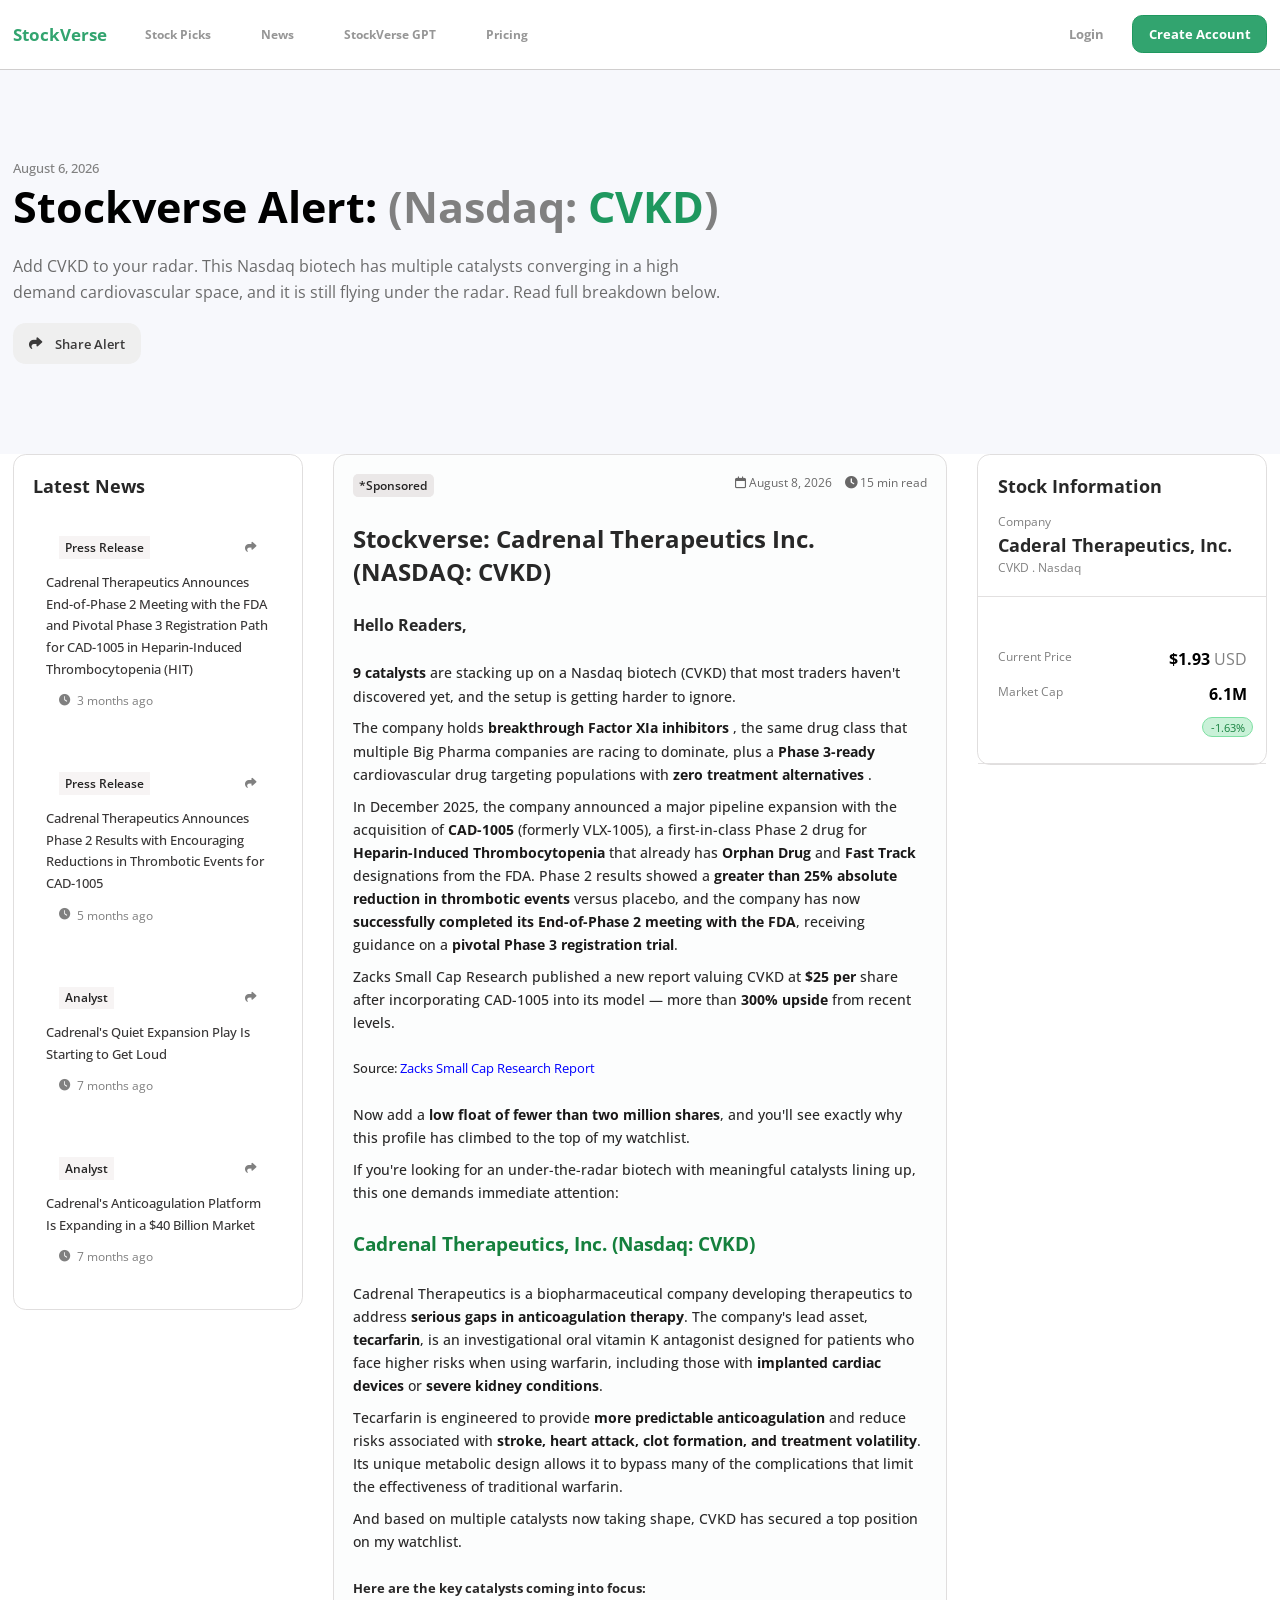
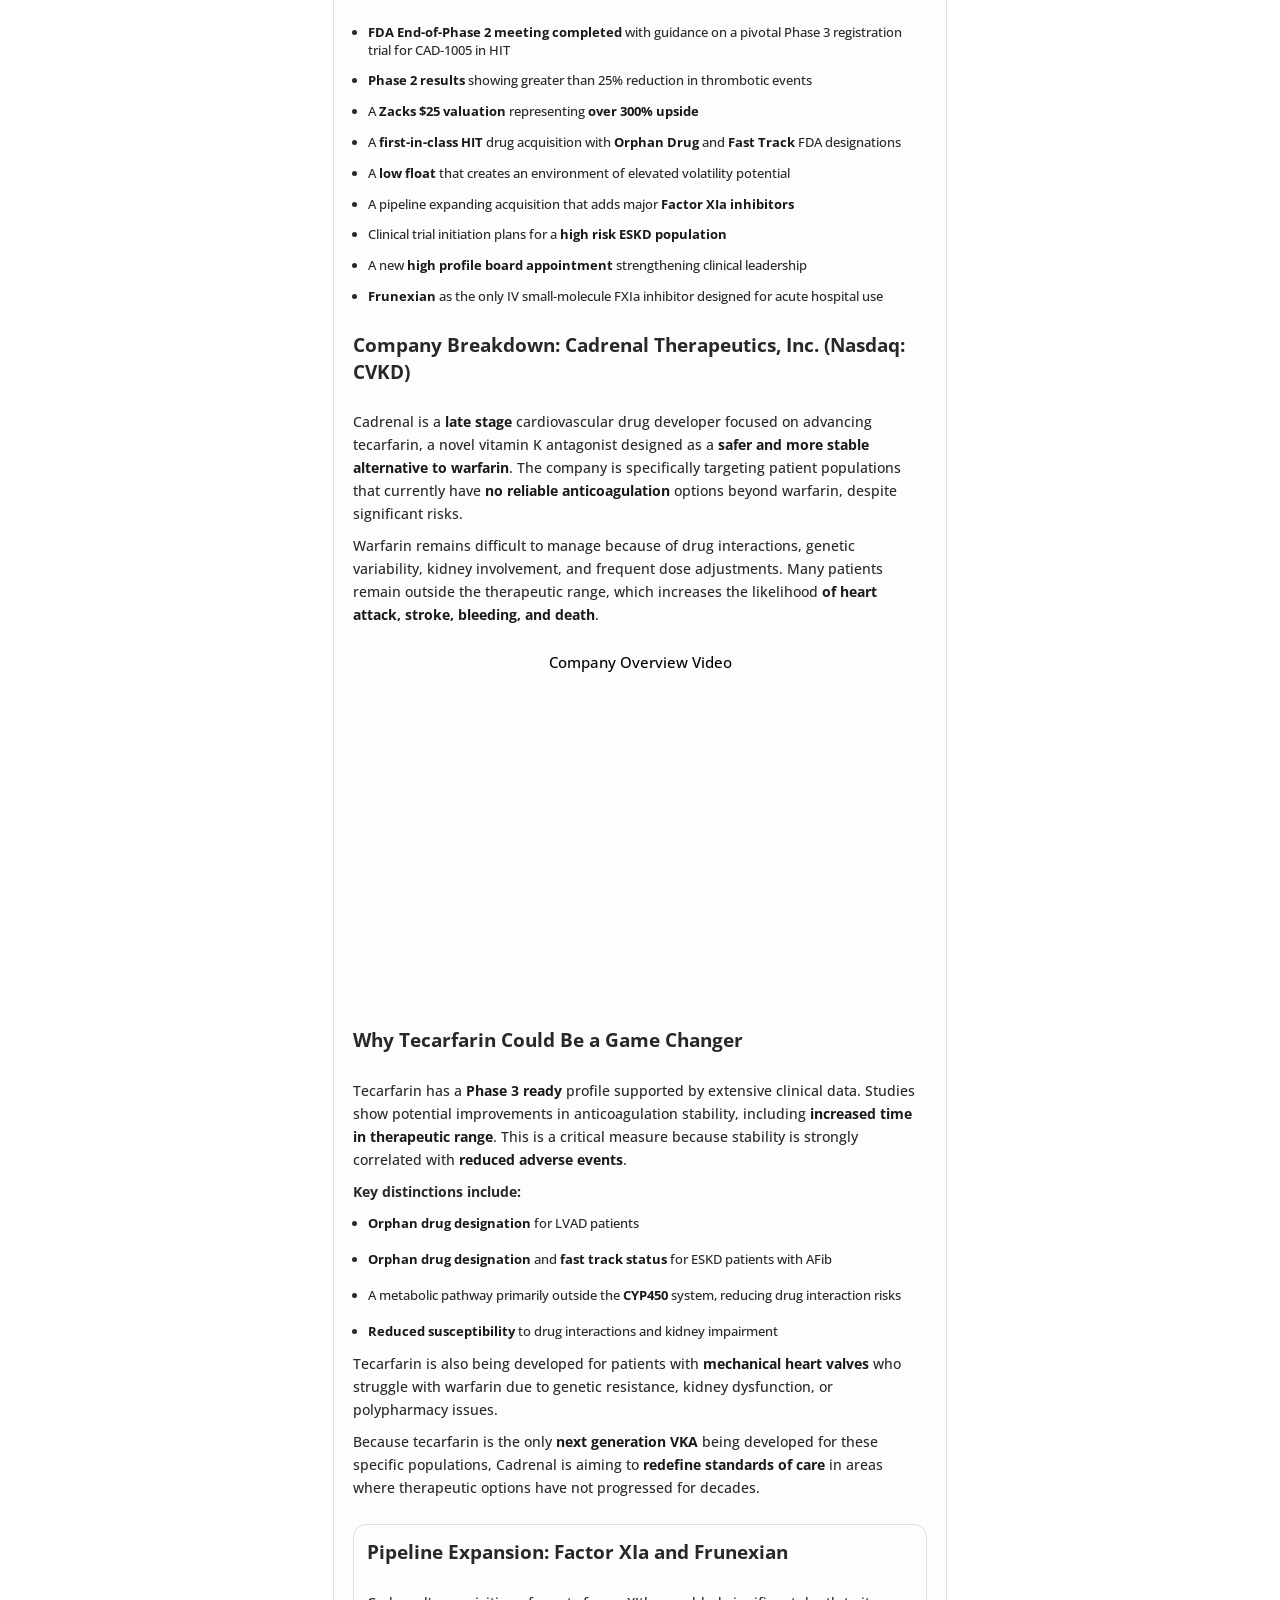
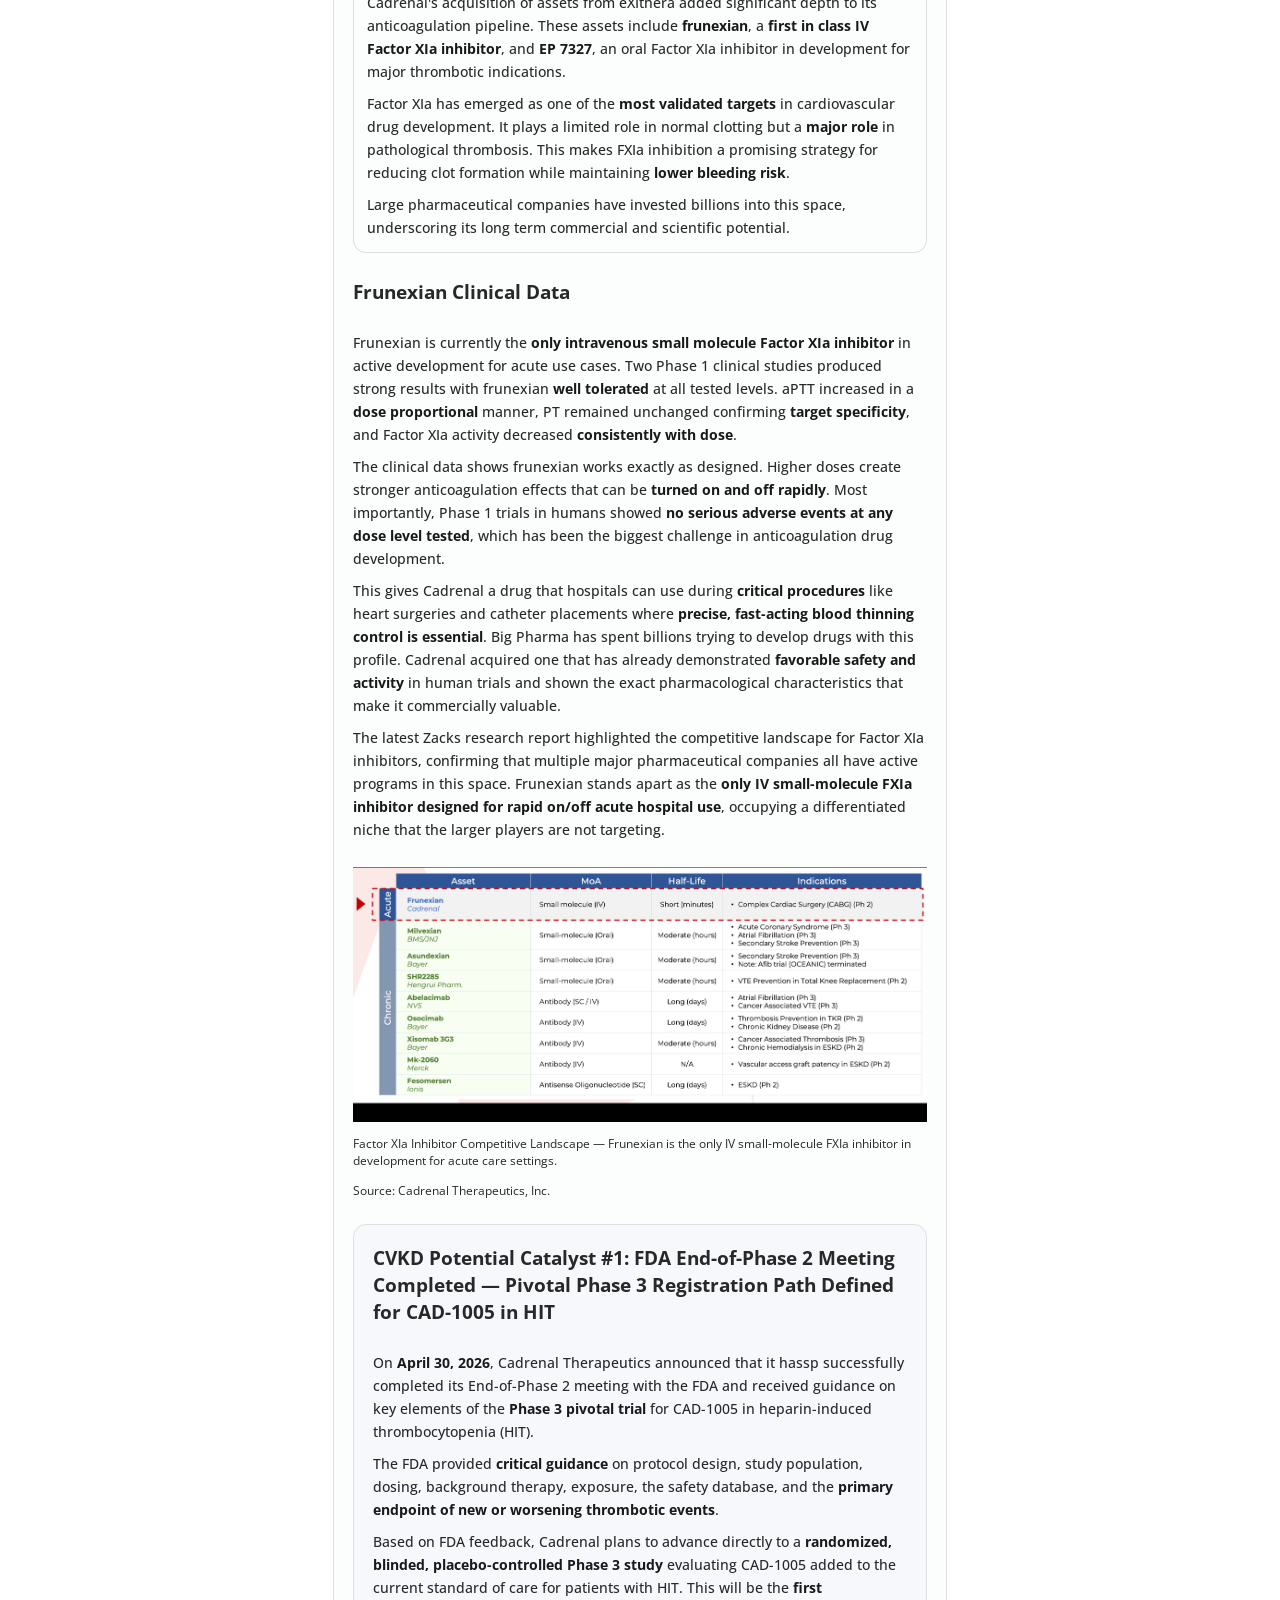
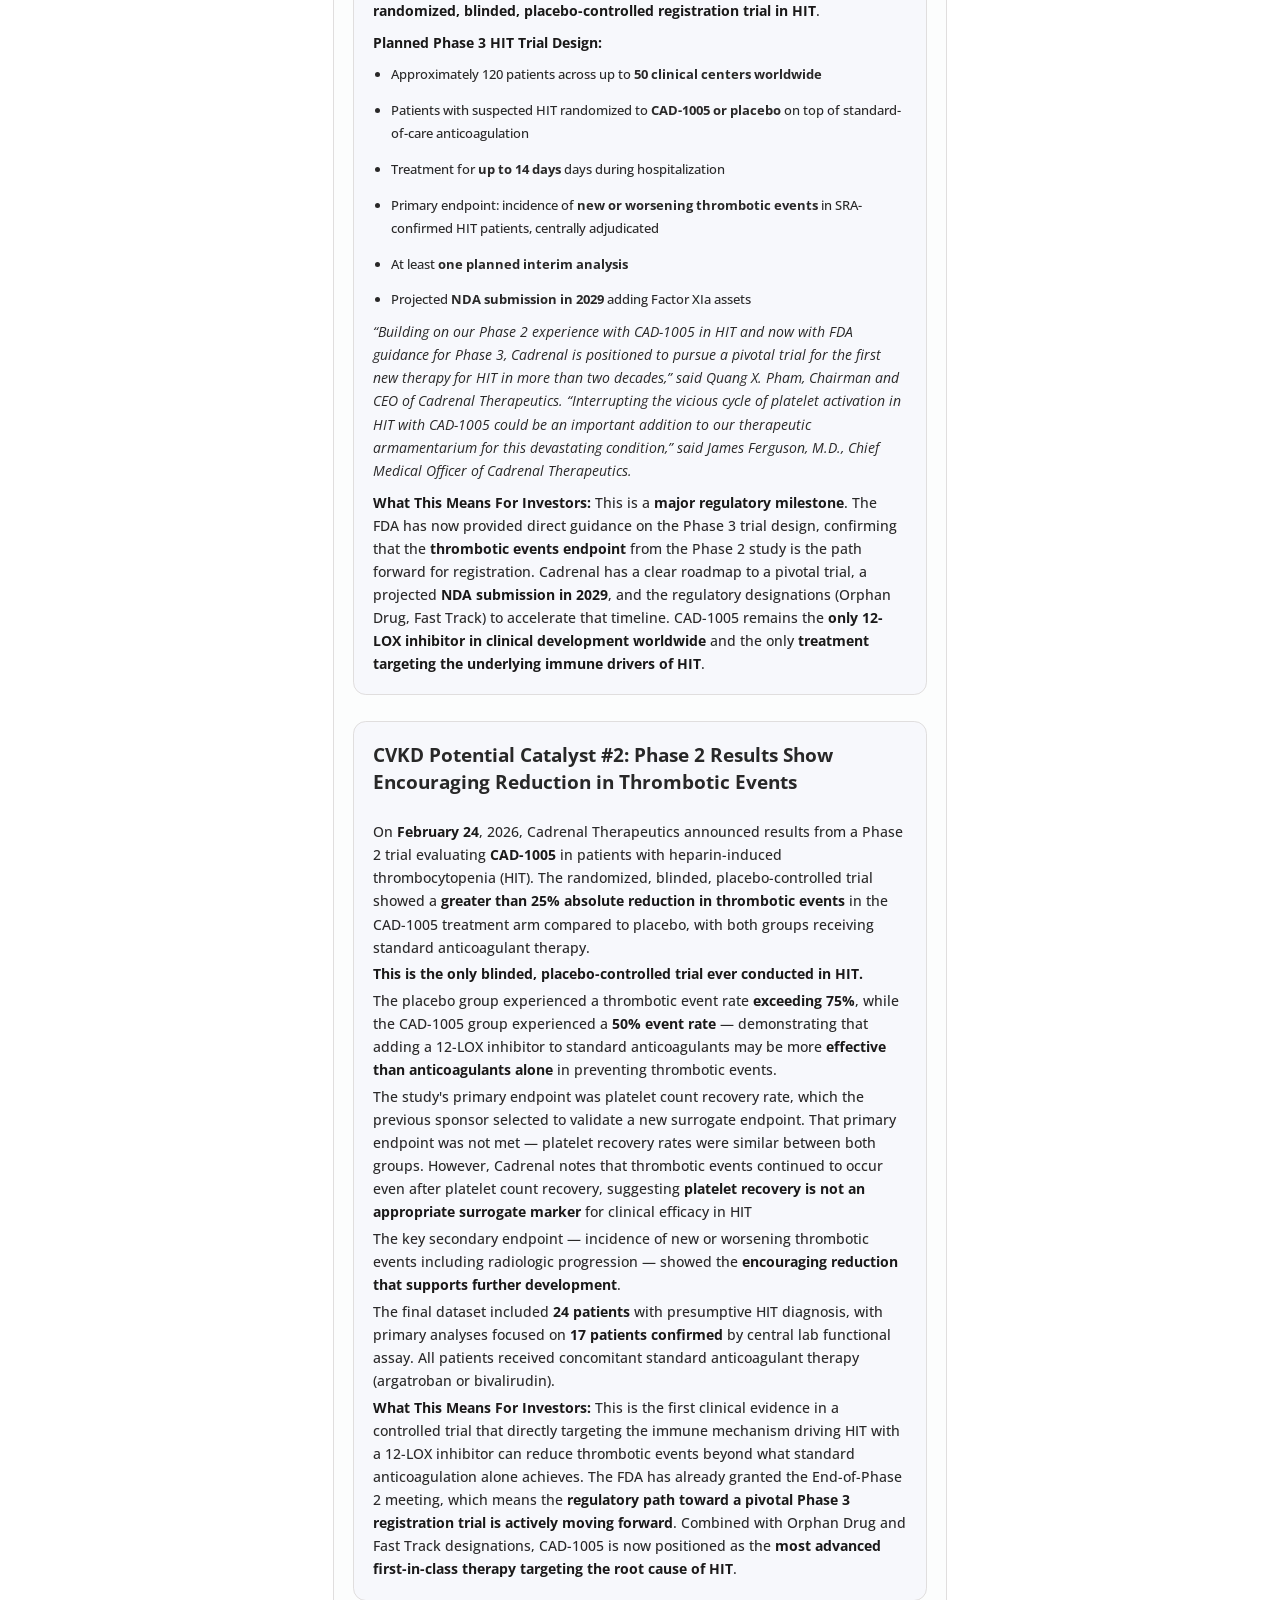
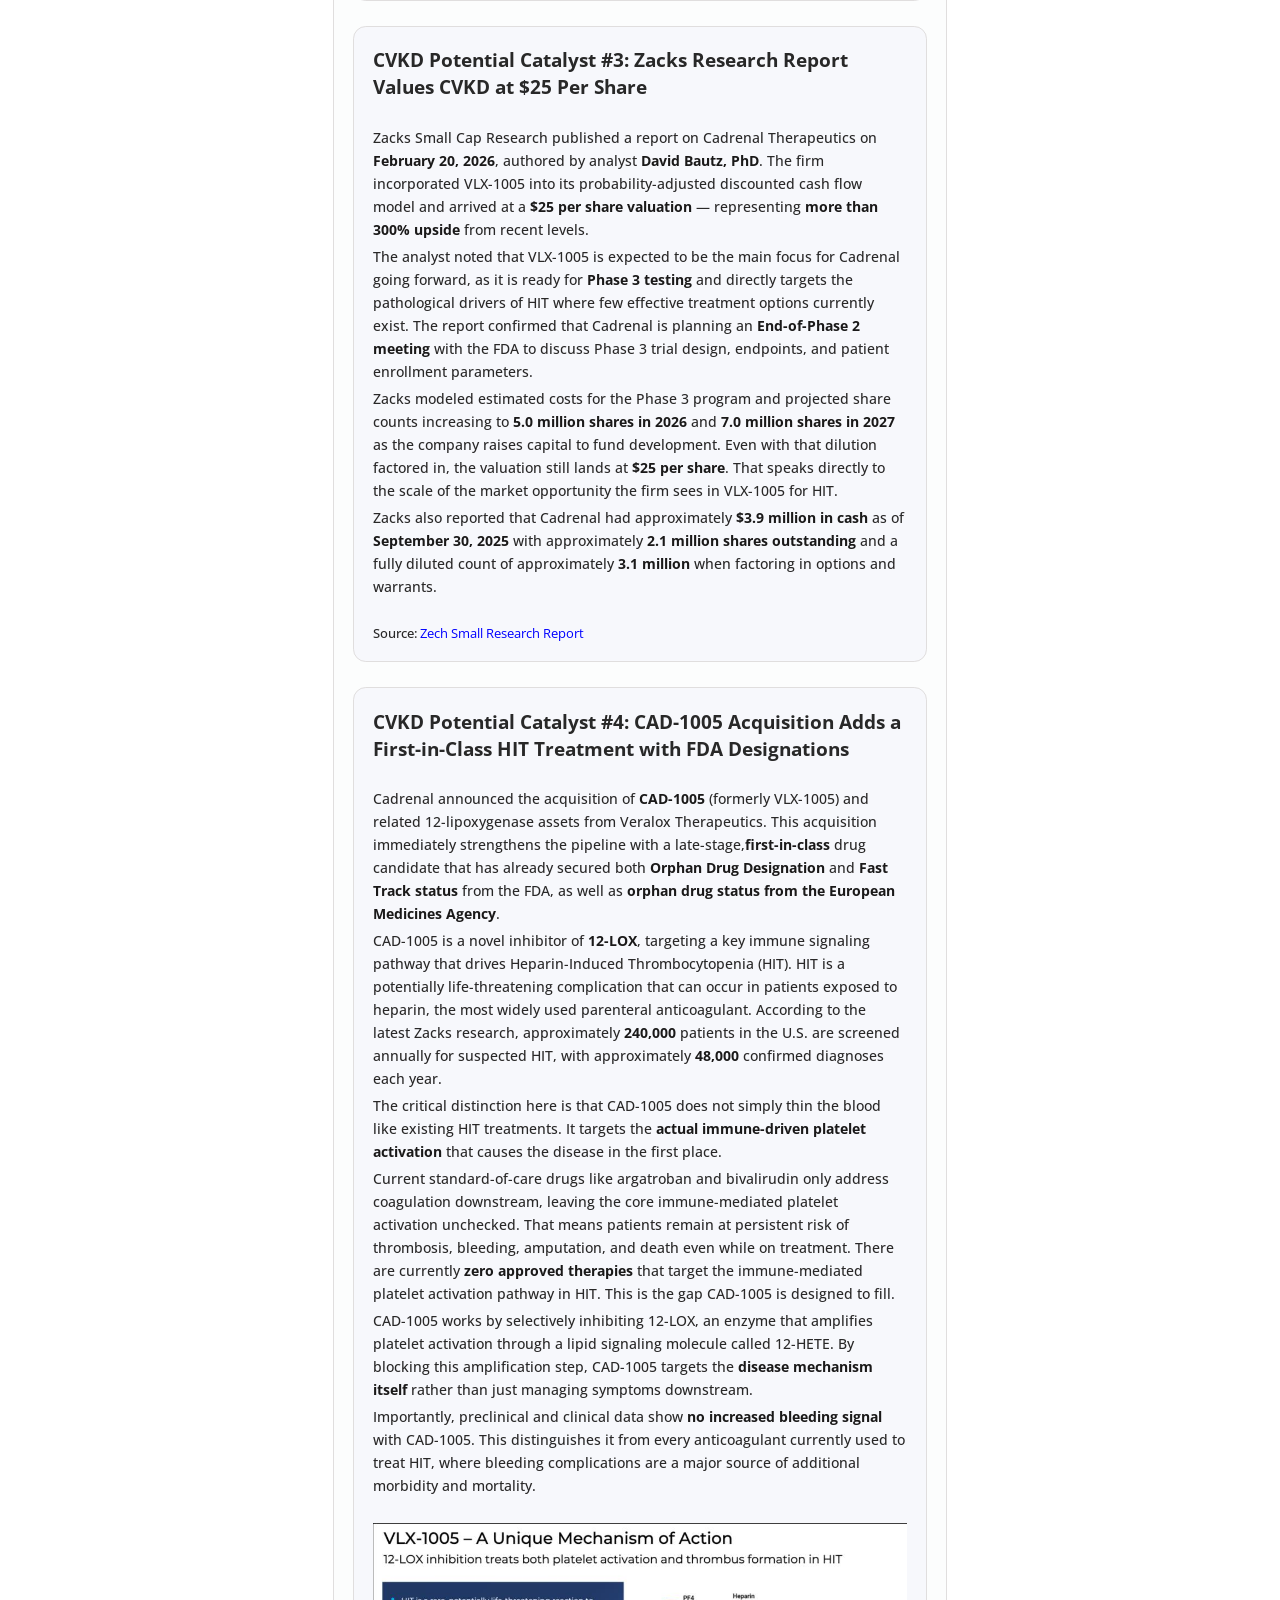
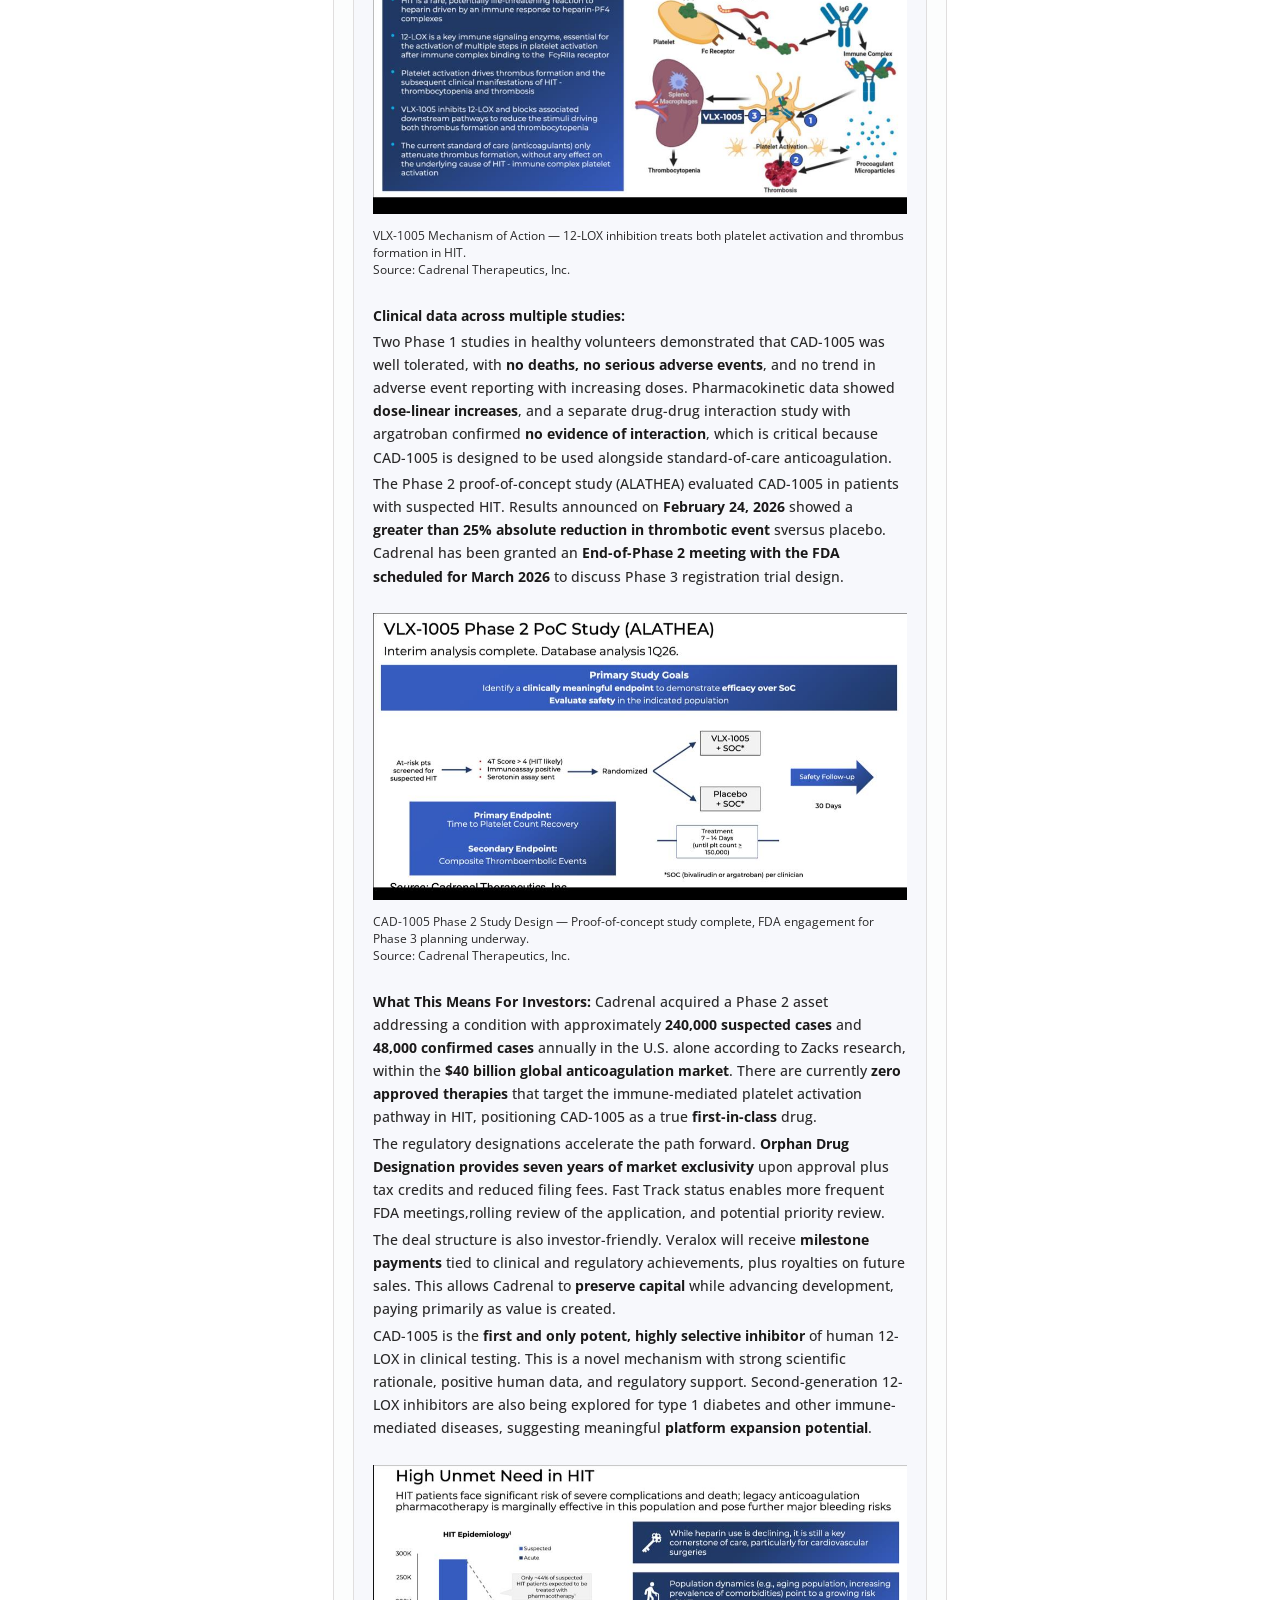
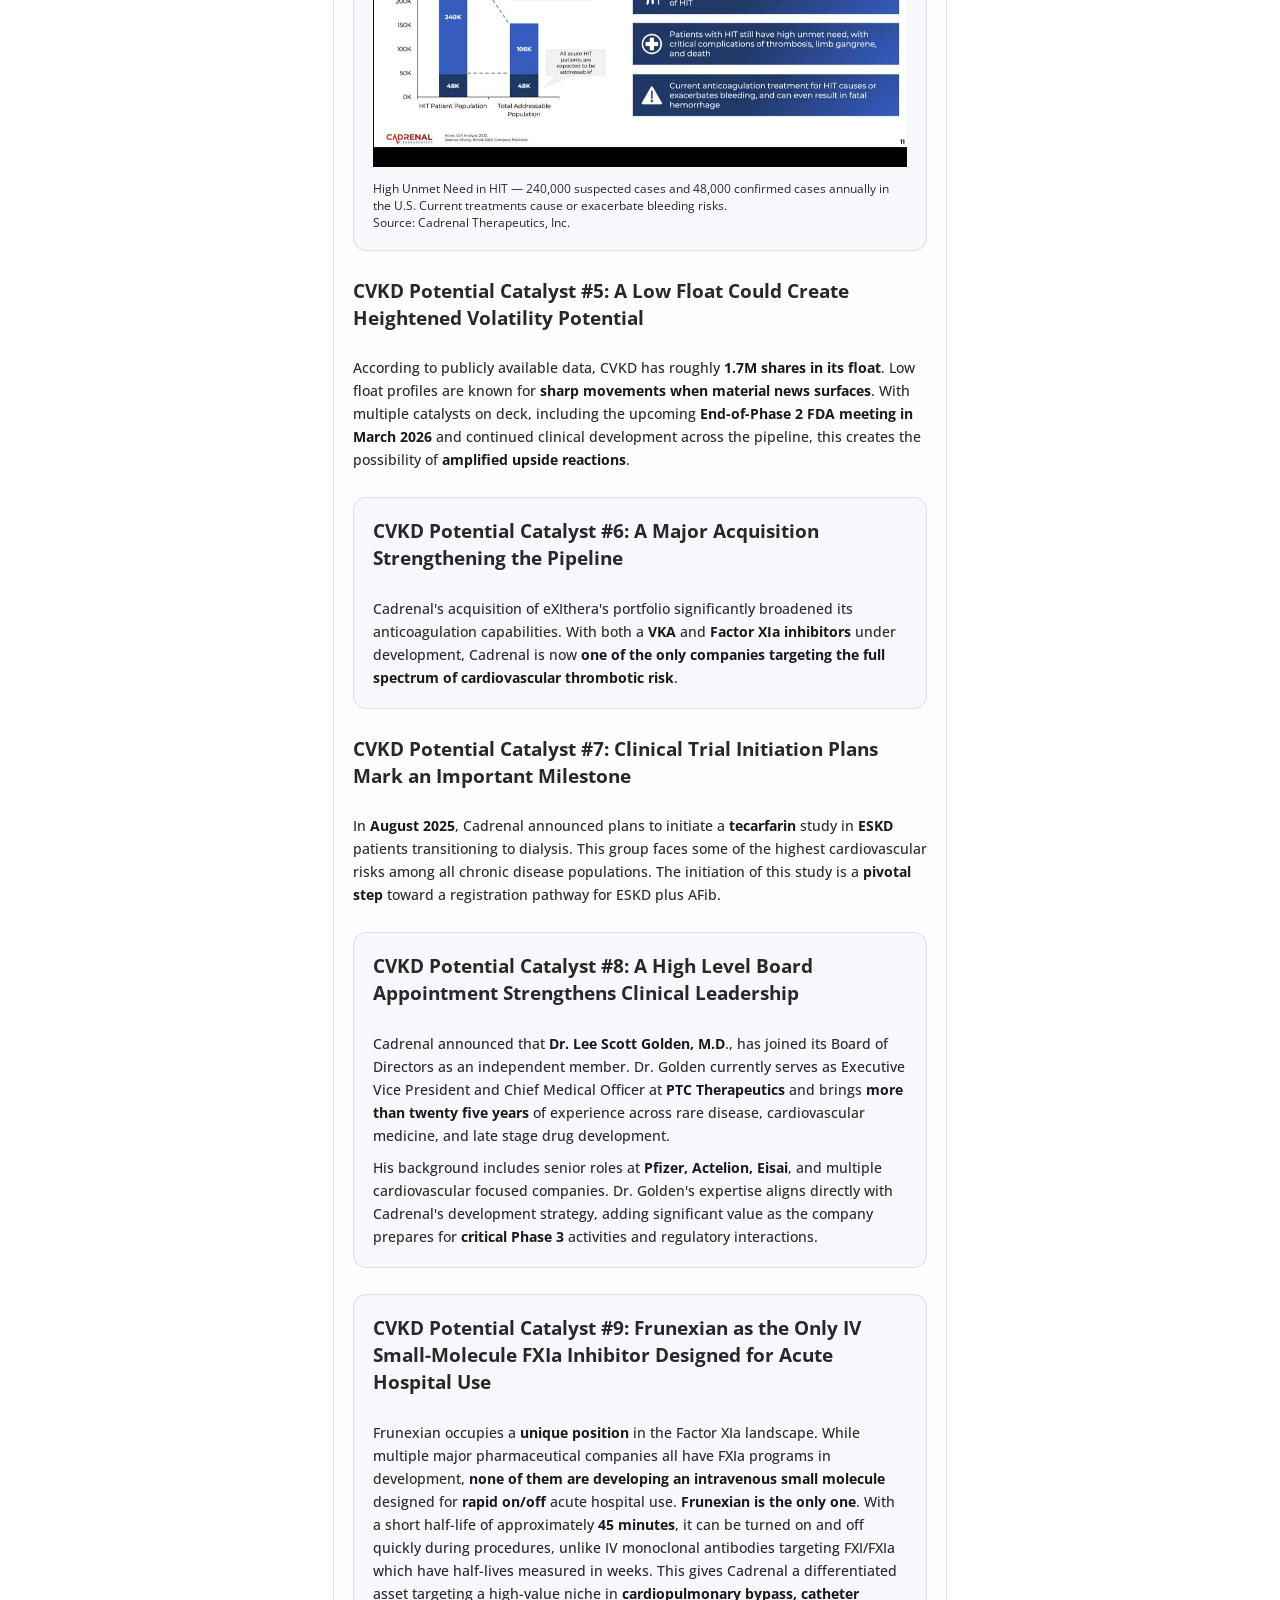
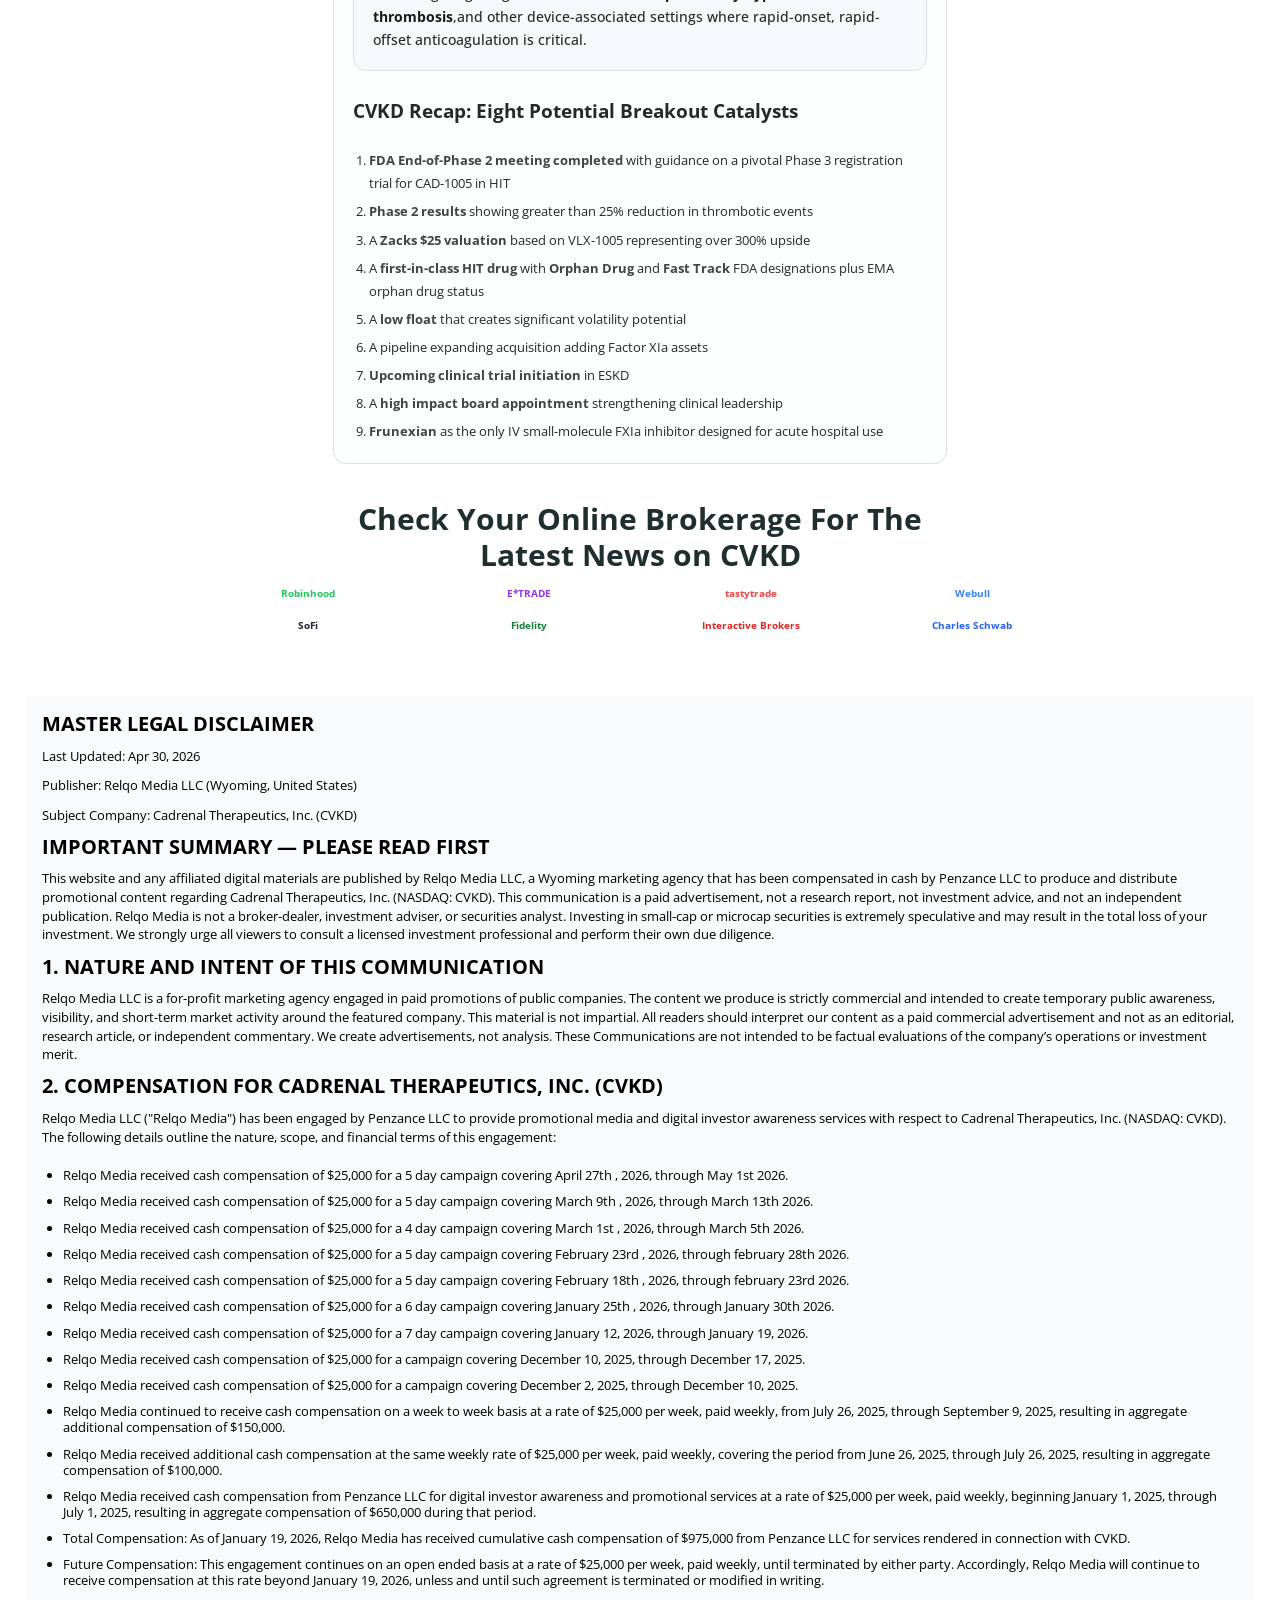
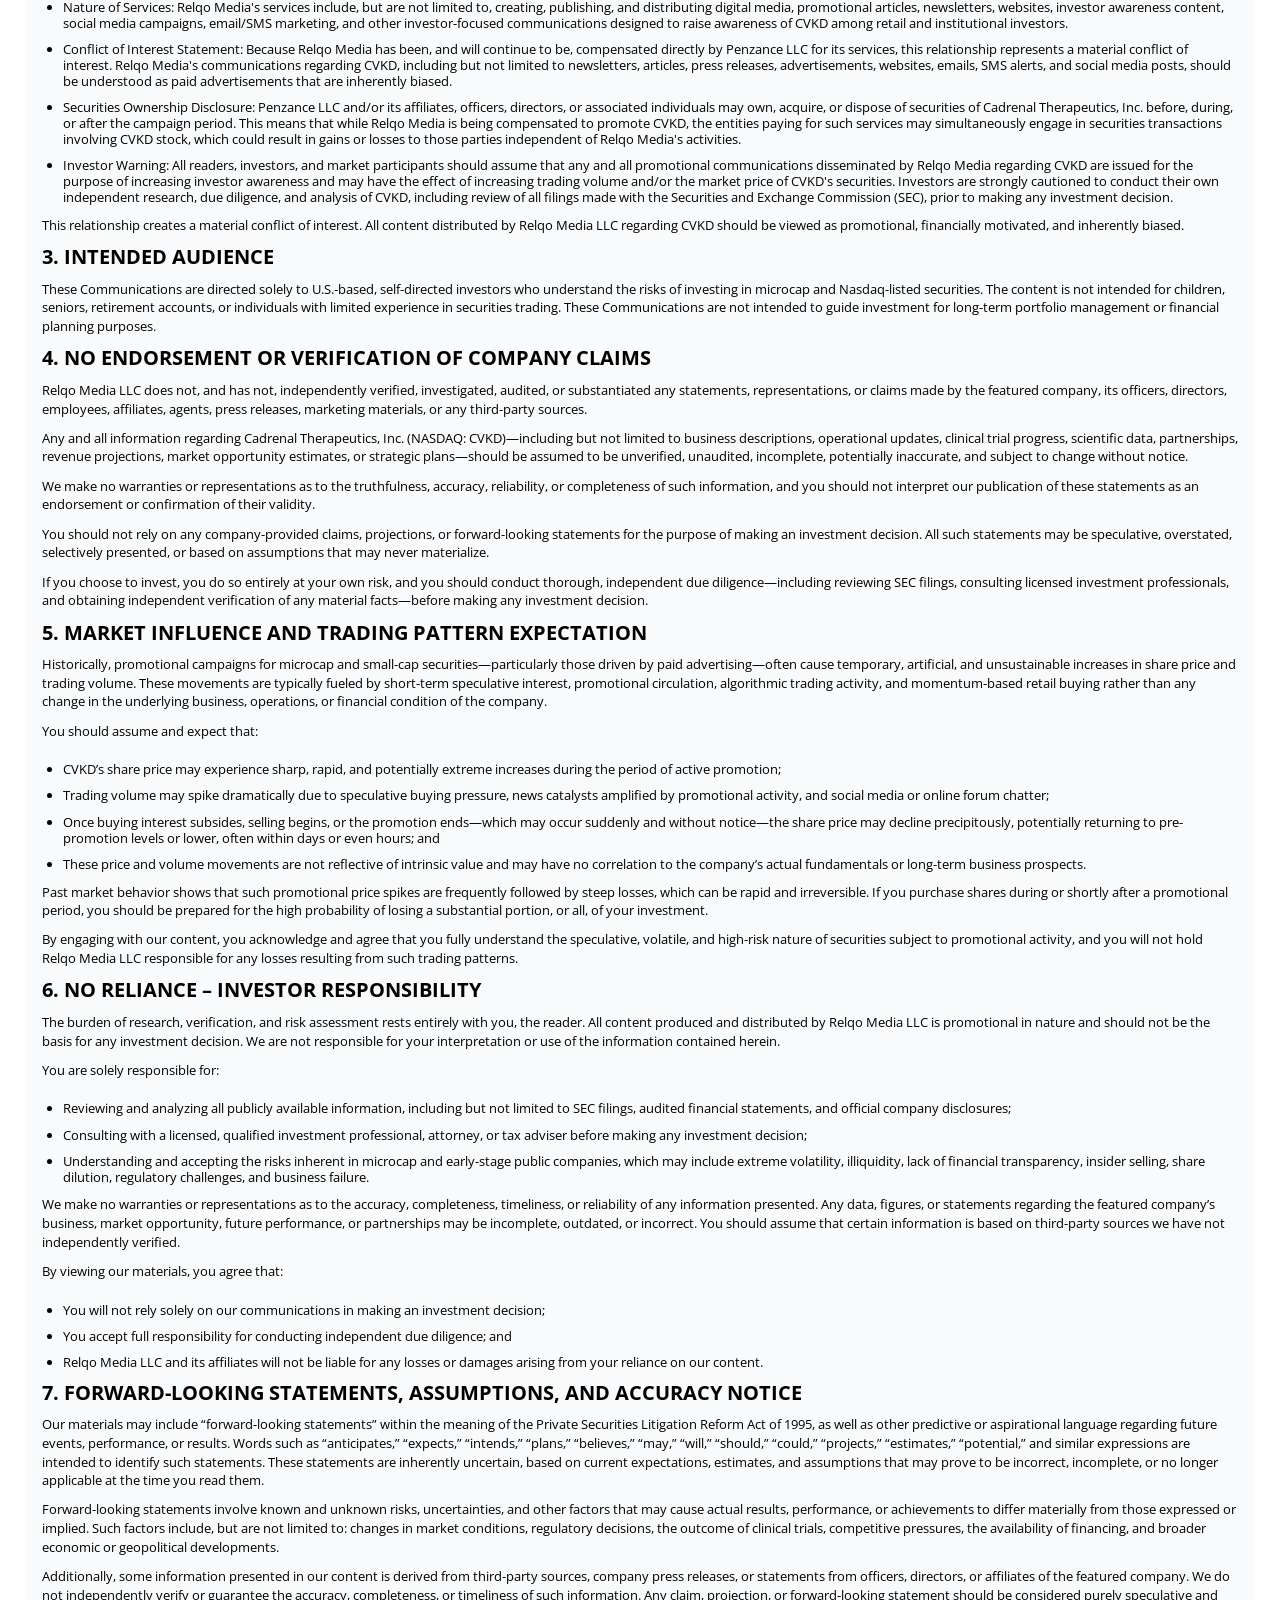
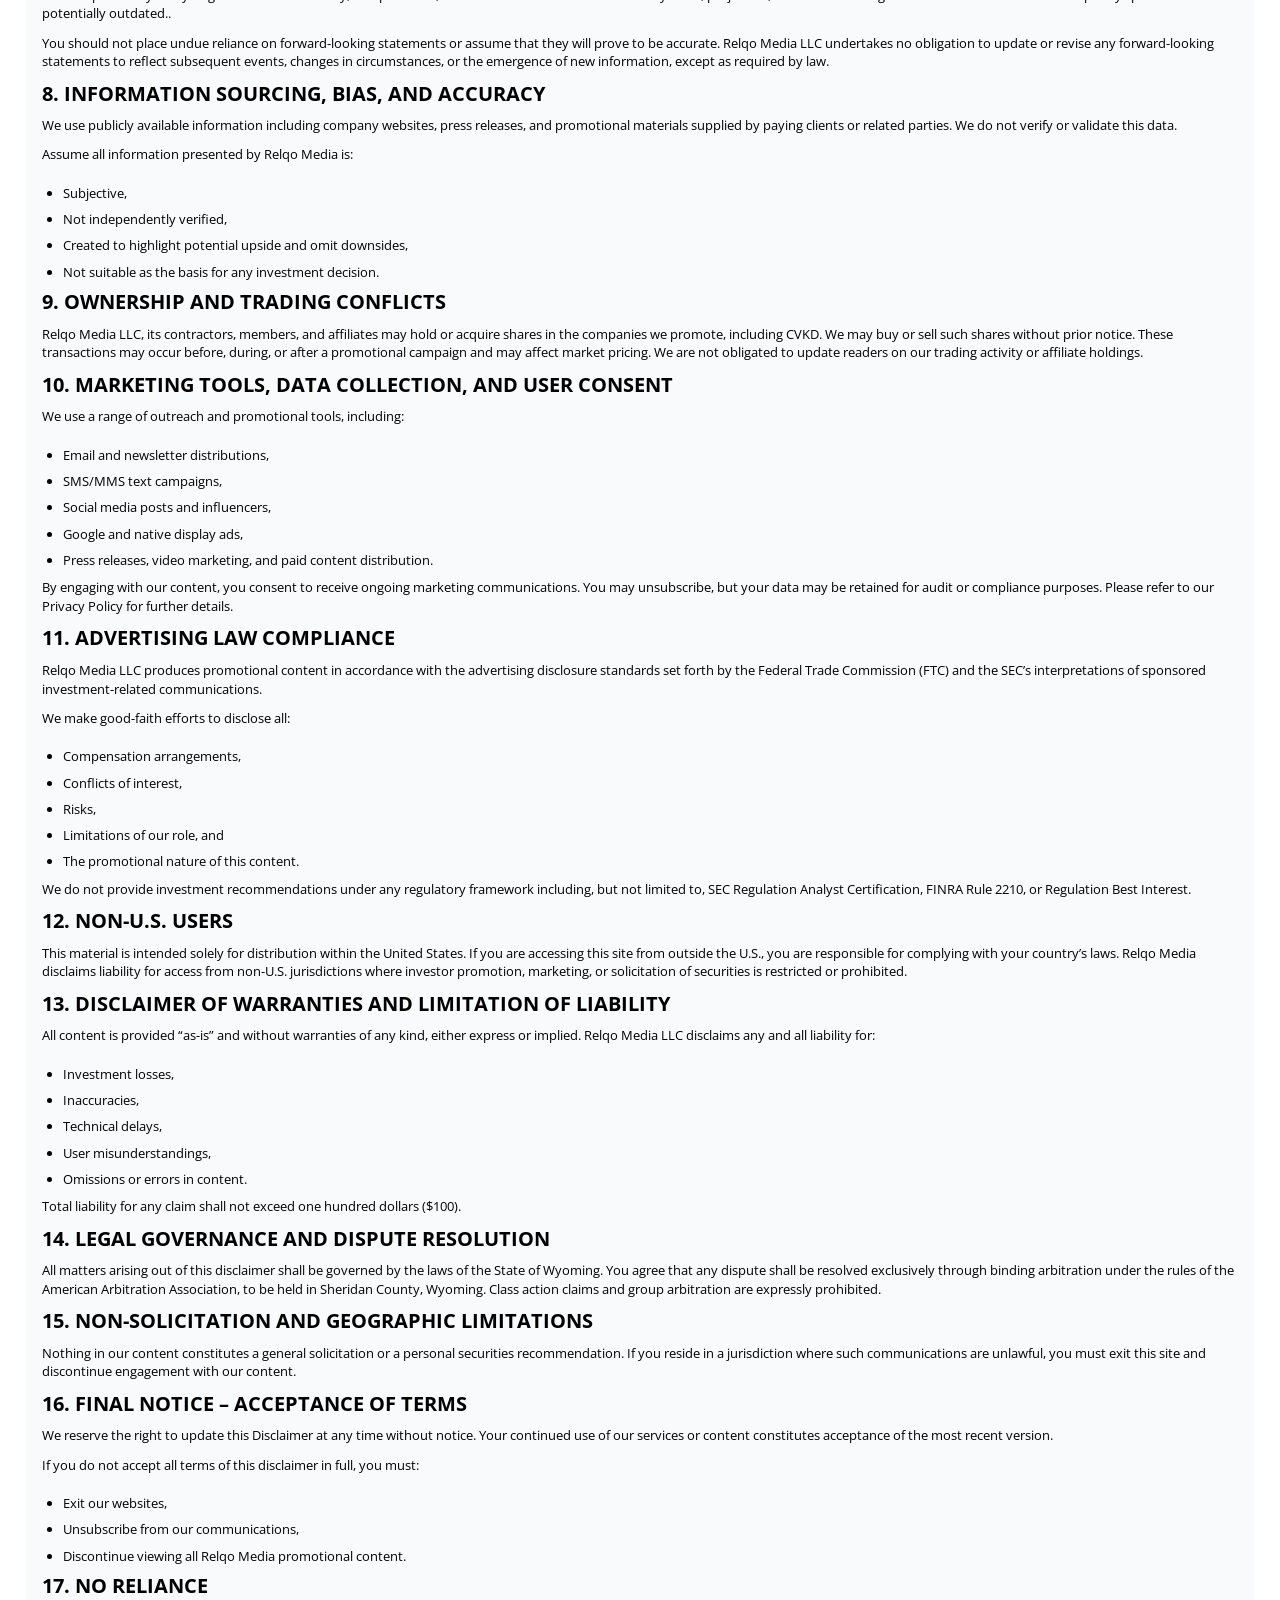
<file: cvkd/index.html>
<!doctype html>
<html lang="en">

<head>
  <meta charset="UTF-8" />
  <meta name="viewport" content="width=device-width, initial-scale=1.0" />
  <link rel="stylesheet" href="./cvkd.css" />
  <link rel="preconnect" href="https://fonts.googleapis.com" />
  <link rel="preconnect" href="https://fonts.gstatic.com" crossorigin />
  <link href="https://fonts.googleapis.com/css2?family=Open+Sans:ital,wght@0,300..800;1,300..800&display=swap"
    rel="stylesheet" />
  <link rel="stylesheet" href="https://cdnjs.cloudflare.com/ajax/libs/font-awesome/6.7.2/css/all.min.css" />
  <title>Document</title>
</head>

<body>
  <!-- //////////////////NAVBAR//////////////////// -->
  <div class="navbar">
    <div class="logo-options">
      <div class="logo">
        <h1>StockVerse</h1>
      </div>
      <div class="options">
        <a href="">Stock Picks</a>
        <a href="">News</a>
        <a href="">StockVerse GPT</a>
        <a href="">Pricing</a>
      </div>
    </div>
    <div class="login-signin">
      <button class="login">Login</button>
      <button class="create">Create Account</button>
    </div>
  </div>
  <!-- ////////////////////MAIN PAGE///////////////////// -->
  <div class="stock-alert">
    <p class="date">August 6, 2026</p>
    <div>
      <h1>
        Stockverse Alert:
        <span class="nasdaq">(Nasdaq: <span class="cvkd">CVKD</span>) </span>
      </h1>
      <p class="desc">
        Add CVKD to your radar. This Nasdaq biotech has multiple catalysts
        converging in a high demand cardiovascular space, and it is still
        flying under the radar. Read full breakdown below.
      </p>
      <button>
        <i class="fa-solid fa-share"> </i>
        <p>Share Alert</p>
      </button>
    </div>
  </div>
  <!-- //////////////////////////LATEST NEWS/////////////// -->
  <div class="bottom">
    <div class="latest-news">
      <h1>Latest News</h1>
      <div>
        <div class="one">
          <p class="press-release">Press Release</p>
          <i class="fa-solid fa-share"></i>
        </div>
        <p class="desc">
          Cadrenal Therapeutics Announces End-of-Phase 2 Meeting with the FDA
          and Pivotal Phase 3 Registration Path for CAD-1005 in
          Heparin-Induced Thrombocytopenia (HIT)
        </p>
        <div>
          <i class="fa-solid fa-clock"></i>
          <p class="press-release">3 months ago</p>
        </div>
      </div>
      <div>
        <div class="one">
          <p class="press-release">Press Release</p>
          <i class="fa-solid fa-share"></i>
        </div>
        <p class="desc">
          Cadrenal Therapeutics Announces Phase 2 Results with Encouraging
          Reductions in Thrombotic Events for CAD-1005
        </p>
        <div>
          <i class="fa-solid fa-clock"></i>
          <p class="press-release">5 months ago</p>
        </div>
      </div>
      <div>
        <div class="one">
          <p>Analyst</p>
          <i class="fa-solid fa-share"></i>
        </div>
        <p class="desc">
          Cadrenal's Quiet Expansion Play Is Starting to Get Loud
        </p>
        <div>
          <i class="fa-solid fa-clock"></i>
          <p>7 months ago</p>
        </div>
      </div>
      <div>
        <div class="one">
          <p>Analyst</p>
          <i class="fa-solid fa-share"></i>
        </div>
        <p class="desc">
          Cadrenal's Anticoagulation Platform Is Expanding in a $40 Billion
          Market
        </p>
        <div>
          <i class="fa-solid fa-clock"></i>
          <p>7 months ago</p>
        </div>
      </div>

    </div>
    <!-- /////////////////////SPONSORED////////////// -->

    <div class="sponsored">
      <span class="spons-nav">
        <p class="spons">*Sponsored</p>
        <span>
          <p><i class="fa-regular fa-calendar"></i> August 8, 2026</p>
          <p><i class="fa-solid fa-clock"></i> 15 min read</p>
        </span>
      </span>
      <div class="reader">
        <h1>Stockverse: Cadrenal Therapeutics Inc. (NASDAQ: CVKD)</h1>
        <h4>Hello Readers,</h4>
        <div class="desc">
          <p> <span class="bold-text">9 catalysts</span> are stacking up on a Nasdaq biotech (CVKD) that most traders
            haven't discovered yet, and the setup is getting harder to ignore.</p>
          <p>The company holds <span class="bold-text">breakthrough Factor XIa inhibitors</span> , the same drug class
            that multiple Big Pharma
            companies are racing to dominate, plus a <span class="bold-text"> Phase 3-ready</span> cardiovascular drug
            targeting populations with <span class="bold-text">zero
              treatment alternatives</span> .</p>
          <p>In December 2025, the company announced a major pipeline expansion with the acquisition of <span
              class="bold-text">CAD-1005 </span>(formerly
            VLX-1005), a first-in-class Phase 2 drug for <span class="bold-text">Heparin-Induced Thrombocytopenia</span>
            that already has <span class="bold-text">Orphan Drug</span>
            and <span class="bold-text">Fast Track</span> designations from the FDA. Phase 2 results showed a <span
              class="bold-text">greater
              than 25% absolute reduction in thrombotic events</span> versus placebo, and the company has now <span
              class="bold-text">successfully completed its End-of-Phase 2 meeting
              with the FDA</span>, receiving guidance on a <span class="bold-text">pivotal Phase 3 registration
              trial</span>.
          </p>
          <p>Zacks Small Cap Research published a new report valuing CVKD at <span class="bold-text">$25 per</span>
            share after incorporating CAD-1005
            into its model — more than <span class="bold-text">300% upside</span> from recent levels.</p>
        </div>
        <div class="source">
          <p>Source: <a
              href="https://scr.zacks.com/news/news-details/2026/CVKD-Acquires-12-LOX-Inhibitor-for-the-Treatment-of-Heparin-Induced-Thrombocytopenia-HIT-article/default.aspx">Zacks
              Small Cap Research Report</a></p>
        </div>
        <div class="desc">
          <p>Now add a <span class="bold-text">low float of fewer than two million shares</span>, and you'll see exactly
            why this profile has climbed
            to the top of my watchlist.</p>
          <p>If you're looking for an under-the-radar biotech with meaningful catalysts lining up, this one demands
            immediate attention:

          </p>
        </div>
      </div>
      <div class="cadrenal-intro">
        <h1 class="title">Cadrenal Therapeutics, Inc. (Nasdaq: CVKD)</h1>
        <div class="desc">
          <p>Cadrenal Therapeutics is a biopharmaceutical company developing therapeutics to address
            <span class="bold-text">serious gaps in
              anticoagulation therapy</span>. The company's lead asset, <span class="bold-text">tecarfarin</span>, is an
            investigational
            oral vitamin K antagonist designed for patients who face higher risks when using warfarin, including those
            with <span class="bold-text">implanted cardiac
              devices</span> or <span class="bold-text">severe kidney conditions</span>.
          </p>
          <p>Tecarfarin is engineered to provide <span class="bold-text">more predictable
              anticoagulation</span> and reduce risks associated
            with <span class="bold-text">stroke,
              heart attack, clot formation, and treatment volatility</span>. Its unique metabolic design allows it to
            bypass many of the complications that limit the effectiveness of traditional warfarin.</p>
          <p>And based on multiple catalysts now taking shape, CVKD has secured a top position on my
            watchlist.

          </p>
        </div>
        <h4>Here are the key catalysts coming into focus:</h4>

        <ul>
          <li><span class="bold-text">FDA End-of-Phase 2 meeting completed</span> with guidance on a pivotal Phase 3
            registration trial
            for CAD-1005 in
            HIT</li>
          <li><span class="bold-text">Phase 2 results</span> showing greater than 25% reduction in thrombotic events
          </li>
          <li>A <span class="bold-text">Zacks $25 valuation</span> representing <span class="bold-text">over 300%
              upside</span>
          </li>
          <li>A <span class="bold-text">first-in-class HIT</span> drug acquisition with <span class="bold-text">Orphan
              Drug</span> and <span class="bold-text">Fast
              Track</span> FDA designations
          </li>
          <li>A <span class="bold-text">low float</span> that creates an environment of elevated volatility potential
          </li>
          <li>A pipeline expanding acquisition that adds major <span class="bold-text">Factor XIa inhibitors</span>
          </li>
          <li>Clinical trial initiation plans for a <span class="bold-text">high risk ESKD population</span>
          </li>
          <li>A new <span class="bold-text">high profile board appointment</span> strengthening clinical leadership
          </li>
          <li><span class="bold-text">Frunexian</span> as the only IV small-molecule FXIa inhibitor designed for acute
            hospital use
          </li>
        </ul>
      </div>
      <!-- ///////////////////////BREAKDOWN//////////////// -->
      <div class="breakdown">
        <h1>Company Breakdown: Cadrenal Therapeutics, Inc. (Nasdaq: CVKD)</h1>
        <div class="desc">
          <p>Cadrenal is a <span class="bold-text">late stage</span> cardiovascular drug developer
            focused on advancing tecarfarin, a novel vitamin K
            antagonist designed as a <span class="bold-text">safer and more stable alternative to warfarin</span>. The
            company is specifically targeting
            patient populations that currently have <span class="bold-text">no reliable anticoagulation</span> options
            beyond warfarin, despite
            significant risks.</p>
          <p>Warfarin remains difficult to manage because of drug interactions, genetic
            variability, kidney involvement,
            and frequent dose adjustments. Many patients remain outside the therapeutic range, which increases the
            likelihood <span class="bold-text">of heart attack, stroke, bleeding, and death</span>.</p>

        </div>

        <div class="vid">
          <h2>Company Overview Video</h2>
          <iframe width="100%" height="315" src="https://www.youtube.com/embed/vWptBokLdj0?rel=0"
            title="Company Overview Video" frameborder="0"
            allow="accelerometer; autoplay; clipboard-write; encrypted-media; gyroscope; picture-in-picture; web-share"
            referrerpolicy="strict-origin-when-cross-origin" allowfullscreen>
          </iframe>
        </div>
      </div>
      <!-- /////////////Tecarfarin Game Changer///////////// -->
      <div class="changer">
        <h1>Why Tecarfarin Could Be a Game Changer</h1>
        <div class="desc">
          <p>Tecarfarin has a <span class="bold-text">Phase 3 ready</span> profile supported by
            extensive clinical data. Studies
            show potential
            improvements in anticoagulation stability, including <span class="bold-text">increased time in therapeutic
              range</span>. This is a critical
            measure because stability is strongly correlated with <span class="bold-text">reduced adverse events</span>.
          </p>

          <span class="key-title">Key distinctions include:</span>
          <ul class="key">
            <li><span class="bold-text">Orphan drug designation</span> for LVAD patients</li>
            <li><span class="bold-text">Orphan drug designation</span> and <span class="bold-text">fast track
                status</span> for ESKD patients with AFib</li>
            <li>A metabolic pathway primarily outside the <span class="bold-text">CYP450</span> system, reducing drug
              interaction risks</li>
            <li><span class="bold-text">Reduced susceptibility</span> to drug interactions and kidney impairment</li>
          </ul>
          <div class="desc">
            <p>Tecarfarin is also being developed for patients with <span class="bold-text">mechanical
                heart
                valves</span> who struggle with
              warfarin due
              to genetic resistance, kidney dysfunction, or polypharmacy issues.</p>
            <p>Because tecarfarin is the only <span class="bold-text">next generation VKA</span> being
              developed for
              these specific populations, Cadrenal
              is aiming to <span class="bold-text">redefine standards of care</span> in areas where therapeutic options
              have
              not progressed
              for decades.
            </p>
          </div>
        </div>
        <!-- ////////////expansion//////////////// -->

        <div class="expansion">
          <h1 class="title">Pipeline Expansion: Factor XIa and Frunexian</h1>
          <div class="desc">
            <p>Cadrenal's acquisition of assets from eXIthera added significant depth to its anticoagulation pipeline.
              These assets include <span class="bold-text">frunexian</span>, a <span class="bold-text">first in class IV
                Factor XIa inhibitor</span>, and <span class="bold-text">EP 7327</span>, an oral Factor XIa
              inhibitor in development for major thrombotic indications.</p>
            <p>Factor XIa has emerged as one of the <span class="bold-text">most validated targets</span> in
              cardiovascular drug development. It plays
              a limited role in normal clotting but a <span class="bold-text">major role</span> in pathological
              thrombosis. This makes FXIa inhibition
              a promising strategy for reducing clot formation while maintaining <span class="bold-text">lower bleeding
                risk</span>.</p>
            <p>Large pharmaceutical companies have invested billions into this space, underscoring its long term
              commercial and scientific potential. </p>
          </div>
        </div>
        <!-- ////////////CLINICAL DATA//////////////// -->
        <div class="clinical">
          <h1>Frunexian Clinical Data</h1>
          <div class="desc">
            <P>Frunexian is currently the <span class="bold-text">only intravenous small molecule Factor XIa
                inhibitor</span> in active development for
              acute use cases. Two Phase 1 clinical studies produced strong results with frunexian <span
                class="bold-text">well tolerated</span> at all
              tested levels. aPTT increased in a <span class="bold-text">dose proportional</span> manner, PT remained
              unchanged confirming <span class="bold-text">target
                specificity</span>, and Factor XIa activity decreased <span class="bold-text">consistently with
                dose</span>.</P>

            <P>The clinical data shows frunexian works exactly as designed. Higher doses create stronger anticoagulation
              effects that can be <span class="bold-text">turned on and off rapidly</span>. Most importantly, Phase 1
              trials in humans showed <span class="bold-text">no
                serious adverse events at any dose level tested</span>, which has been the biggest challenge in
              anticoagulation
              drug development.</P>

            <P>This gives Cadrenal a drug that hospitals can use during <span class="bold-text">critical
                procedures</span> like heart surgeries and
              catheter placements where <span class="bold-text">precise, fast-acting blood thinning control is
                essential</span>. Big Pharma has spent
              billions trying to develop drugs with this profile. Cadrenal acquired one that has already demonstrated
              <span class="bold-text">favorable safety and activity</span> in human trials and shown the exact
              pharmacological characteristics that
              make it commercially valuable.
            </P>

            <P>The latest Zacks research report highlighted the competitive landscape for Factor XIa inhibitors,
              confirming that multiple major pharmaceutical companies all have active programs in this space. Frunexian
              stands apart as the <span class="bold-text">only IV small-molecule FXIa inhibitor designed for rapid
                on/off acute hospital use</span>,
              occupying a differentiated niche that the larger players are not targeting.</P>
          </div>
          <div class="graph">
            <img src="../assests/inhibitor-graph.png" alt="">
            <p>Factor XIa Inhibitor Competitive Landscape — Frunexian is the only IV small-molecule FXIa inhibitor in
              development for acute care settings.</p>
            <p>Source: Cadrenal Therapeutics, Inc.</p>
          </div>

        </div>
      </div>
      <!-- //////////Potential catalyst 1///////////////// -->
      <div class="catalyst">
        <h1>CVKD Potential Catalyst #1: FDA End-of-Phase 2 Meeting Completed — Pivotal Phase 3 Registration Path Defined
          for CAD-1005 in HIT</h1>
        <div class="desc">
          <p>On <span class="bold-text">April 30, 2026</span>, Cadrenal Therapeutics announced that it
            hassp
            successfully completed its End-of-Phase 2 meeting with the FDA and received guidance on key elements of the
            <span class="bold-text">Phase 3 pivotal trial</span> for CAD-1005 in heparin-induced thrombocytopenia (HIT).
          </p>
          <p>The FDA provided <span class="bold-text">critical guidance</span> on protocol design, study
            population,
            dosing, background therapy,
            exposure, the safety database, and the <span class="bold-text">primary endpoint of new or worsening
              thrombotic events</span>.</p>
          <p>Based on FDA feedback, Cadrenal plans to advance directly to a <span class="bold-text">randomized, blinded,
              placebo-controlled
              Phase 3 study</span> evaluating CAD-1005 added to the current standard of care for patients with HIT. This
            will be
            the <span class="bold-text">first randomized, blinded, placebo-controlled registration trial in HIT</span>.
          </p>

          <span class="bold-text">Planned Phase 3 HIT Trial Design:</span>

          <ul>
            <li>Approximately 120 patients across up to <span class="bold-text">50 clinical centers worldwide</span>
            </li>
            <li>Patients with suspected HIT randomized to <span class="bold-text">CAD-1005 or placebo</span> on top of
              standard-of-care anticoagulation
            </li>
            <li>Treatment for <span class="bold-text">up to 14 days</span> days during hospitalization</li>
            <li>Primary endpoint: incidence of <span class="bold-text">new or worsening thrombotic events</span> in
              SRA-confirmed HIT patients,
              centrally adjudicated</li>
            <li>At least <span class="bold-text">one planned interim analysis</span></li>
            <li>Projected <span class="bold-text">NDA submission in 2029</span> adding Factor XIa assets</li>
          </ul>
          <p class="phrase">“Building on our Phase 2 experience with CAD-1005 in HIT and now with FDA guidance for Phase
            3, Cadrenal is positioned to pursue a pivotal trial for the first new therapy for HIT in more than two
            decades,” said Quang X. Pham, Chairman and CEO of Cadrenal Therapeutics.

            “Interrupting the vicious cycle of platelet activation in HIT with CAD-1005 could be an important addition
            to our therapeutic armamentarium for this devastating condition,” said James Ferguson, M.D., Chief Medical
            Officer of Cadrenal Therapeutics.</p>

          <div class="desc">
            <p><span class="bold-text">What This Means For Investors:</span> This is a <span class="bold-text">major
                regulatory milestone</span>. The FDA has now provided direct
              guidance on the Phase 3 trial design, confirming that the <span class="bold-text">thrombotic events
                endpoint</span> from the Phase 2 study
              is the path forward for registration. Cadrenal has a clear roadmap to a pivotal trial, a projected <span
                class="bold-text">NDA
                submission in 2029</span>, and the regulatory designations (Orphan Drug, Fast Track) to accelerate that
              timeline.
              CAD-1005 remains the <span class="bold-text">only 12-LOX inhibitor in clinical development
                worldwide</span>
              and the only <span class="bold-text">treatment
                targeting the underlying immune drivers of HIT</span>.</p>
          </div>
        </div>
      </div>
      <!-- ////////////////CATALYST 2/////////////// -->
      <div class="catalyst">
        <h1>CVKD Potential Catalyst #2: Phase 2 Results Show Encouraging Reduction in Thrombotic Events</h1>
        <section class="description">
          <p>On <span class="bold-text">February 24</span>, 2026, Cadrenal Therapeutics announced results from a Phase 2
            trial evaluating <span class="bold-text">CAD-1005</span> in
            patients with heparin-induced thrombocytopenia (HIT). The randomized, blinded, placebo-controlled trial
            showed a <span class="bold-text">greater than 25% absolute reduction in thrombotic events</span> in the
            CAD-1005 treatment arm compared to
            placebo, with both groups receiving standard anticoagulant therapy.</p>
          <p class="bold-text">This is the only blinded, placebo-controlled trial ever conducted in HIT.</p>
          <p>The placebo group experienced a thrombotic event rate <span class="bold-text">exceeding 75%</span>, while
            the CAD-1005 group experienced a
            <span class="bold-text">50% event rate</span> — demonstrating that adding a 12-LOX inhibitor to standard
            anticoagulants may be more
            <span class="bold-text">effective than anticoagulants alone</span> in preventing thrombotic events.
          </p>
          <p>The study's primary endpoint was platelet count recovery rate, which the previous sponsor selected to
            validate a new surrogate endpoint. That primary endpoint was not met — platelet recovery rates were similar
            between both groups. However, Cadrenal notes that thrombotic events continued to occur even after platelet
            count recovery, suggesting <span class="bold-text">platelet recovery is not an appropriate surrogate
              marker</span> for clinical efficacy in
            HIT</p>
          <p>The key secondary endpoint — incidence of new or worsening thrombotic events including radiologic
            progression — showed the <span class="bold-text">encouraging reduction that supports further
              development</span>.</p>
          <p>The final dataset included <span class="bold-text">24 patients</span> with presumptive HIT diagnosis, with
            primary analyses focused on <span class="bold-text">17
              patients confirmed</span> by central lab functional assay. All patients received concomitant standard
            anticoagulant
            therapy (argatroban or bivalirudin).</p>
          <p><span class="bold-text">What This Means For Investors:</span> This is the
            first clinical evidence in a controlled trial that directly
            targeting the immune mechanism driving HIT with a 12-LOX inhibitor can reduce thrombotic events beyond what
            standard anticoagulation alone achieves. The FDA has already granted the End-of-Phase 2 meeting, which means
            the <span class="bold-text">regulatory path toward a pivotal Phase 3 registration trial is actively moving
              forward</span>. Combined with
            Orphan Drug and Fast Track designations, CAD-1005 is now positioned as the <span class="bold-text">most
              advanced first-in-class
              therapy targeting the root cause of HIT</span>.
          </p>
        </section>
      </div>
      <!-- //////////////CATALYST 3/////////// -->
      <div class="catalyst">
        <h1>CVKD Potential Catalyst #3: Zacks Research Report Values CVKD at $25 Per Share</h1>
        <section>
          <p>Zacks Small Cap Research published a report on Cadrenal Therapeutics on <span class="bold-text">February
              20, 2026</span>, authored by
            analyst <span class="bold-text">David Bautz, PhD</span>. The firm incorporated VLX-1005 into its
            probability-adjusted discounted cash flow
            model and arrived at a <span class="bold-text">$25 per share valuation</span> — representing <span
              class="bold-text">more than 300% upside</span> from recent levels.</p>
          <p>The analyst noted that VLX-1005 is expected to be the main focus for Cadrenal going forward, as it is ready
            for <span class="bold-text">Phase 3 testing</span> and directly targets the pathological drivers of HIT
            where few effective treatment
            options currently exist. The report confirmed that Cadrenal is planning an <span
              class="bold-text">End-of-Phase 2 meeting</span> with the
            FDA to discuss Phase 3 trial design, endpoints, and patient enrollment parameters.</p>
          <p>Zacks modeled estimated costs for the Phase 3 program and projected share counts increasing to <span
              class="bold-text">5.0 million
              shares in 2026</span> and <span class="bold-text">7.0 million shares in 2027</span> as the company raises
            capital to fund development. Even with
            that dilution factored in, the valuation still lands at <span class="bold-text">$25 per share</span>. That
            speaks directly to the scale of
            the market opportunity the firm sees in VLX-1005 for HIT.</p>
          <p>Zacks also reported that Cadrenal had approximately <span class="bold-text">$3.9 million in cash</span> as
            of <span class="bold-text">September 30, 2025</span> with
            approximately <span class="bold-text">2.1 million shares outstanding</span> and a fully diluted count of
            approximately <span class="bold-text">3.1 million</span> when
            factoring in options and warrants.</p>
        </section>
        <div class="source">
          <p>Source: <a href="">Zech Small Research Report</a></p>
        </div>
      </div>
      <!-- ////////////////////CATALYST 4///////////// -->
      <div class="catalyst">
        <h1>CVKD Potential Catalyst #4: CAD-1005 Acquisition Adds a First-in-Class HIT Treatment with FDA Designations
        </h1>
        <section>
          <p>Cadrenal announced the acquisition of <span class="bold-text">CAD-1005</span> (formerly VLX-1005) and
            related 12-lipoxygenase assets from
            Veralox Therapeutics. This acquisition immediately strengthens the pipeline with a late-stage,<span
              class="bold-text">first-in-class</span>
            drug candidate that has already secured both <span class="bold-text">Orphan Drug Designation</span> and
            <span class="bold-text">Fast Track status</span> from the FDA, as
            well as <span class="bold-text">orphan drug status from the European Medicines Agency</span>.
          </p>
          <p>
            CAD-1005 is a novel inhibitor of <span class="bold-text">12-LOX</span>, targeting a key immune signaling
            pathway that drives Heparin-Induced
            Thrombocytopenia (HIT). HIT is a potentially life-threatening complication that can occur in patients
            exposed
            to heparin, the most widely used parenteral anticoagulant. According to the latest Zacks research,
            approximately <span class="bold-text">240,000</span> patients in the U.S. are screened annually for
            suspected HIT, with approximately <span class="bold-text">48,000</span>
            confirmed diagnoses each year.</p>
          <p>The critical distinction here is that CAD-1005 does not simply thin the blood like existing HIT treatments.
            It targets the <span class="bold-text">actual immune-driven platelet activation</span> that causes the
            disease in the first place.</p>
          <p>Current standard-of-care drugs like argatroban and bivalirudin only address coagulation downstream, leaving
            the core immune-mediated platelet activation unchecked. That means patients remain at persistent risk of
            thrombosis, bleeding, amputation, and death even while on treatment. There are currently <span
              class="bold-text">zero approved
              therapies</span> that target the immune-mediated platelet activation pathway in HIT. This is the gap
            CAD-1005 is
            designed to fill.</p>
          <p>CAD-1005 works by selectively inhibiting 12-LOX, an enzyme that amplifies platelet activation through a
            lipid
            signaling molecule called 12-HETE. By blocking this amplification step, CAD-1005 targets the <span
              class="bold-text">disease mechanism
              itself</span> rather than just managing symptoms downstream.</p>
          <p>Importantly, preclinical and clinical data show <span class="bold-text">no increased bleeding signal</span>
            with CAD-1005. This
            distinguishes it from every anticoagulant currently used to treat HIT, where bleeding complications are a
            major source of additional morbidity and mortality.</p>

        </section>
        <div class="graph">
          <img src="../assests/catalyst4.jpeg" alt="">
          <span>
            <p>VLX-1005 Mechanism of Action — 12-LOX inhibition treats both platelet activation and thrombus formation
              in
              HIT.</p>
            <p>Source: Cadrenal Therapeutics, Inc.</p>
          </span>
        </div>
        <section>
          <p><span class="bold-text">Clinical data across multiple studies:</span></p>
          <p>Two Phase 1 studies in healthy volunteers demonstrated that CAD-1005 was well tolerated, with <span
              class="bold-text">no deaths, no
              serious adverse events</span>, and no trend in adverse event reporting with increasing doses.
            Pharmacokinetic data
            showed <span class="bold-text">dose-linear increases</span>, and a separate drug-drug interaction study with
            argatroban confirmed <span class="bold-text">no evidence
              of interaction</span>, which is critical because CAD-1005 is designed to be used alongside
            standard-of-care
            anticoagulation.</p>
          <p>The Phase 2 proof-of-concept study (ALATHEA) evaluated CAD-1005 in patients with suspected HIT. Results
            announced on <span class="bold-text">February 24, 2026</span> showed a <span class="bold-text">greater than
              25% absolute reduction in thrombotic event</span> sversus
            placebo. Cadrenal has been granted an <span class="bold-text">End-of-Phase 2 meeting with the FDA scheduled
              for March 2026</span> to discuss
            Phase 3 registration trial design.</p>

        </section>
        <div class="graph">
          <img src="../assests/poc-study.jpeg" alt="">
          <span>
            <p>CAD-1005 Phase 2 Study Design — Proof-of-concept study complete, FDA engagement for Phase 3 planning
              underway.</p>
            <p>Source: Cadrenal Therapeutics, Inc.</p>
          </span>
        </div>
        <section>
          <p><span class="bold-text">What This Means For Investors:</span> Cadrenal acquired a Phase 2 asset addressing
            a condition with approximately
            <span class="bold-text">240,000 suspected cases</span> and <span class="bold-text">48,000 confirmed
              cases</span> annually in the U.S. alone according to Zacks research,
            within the <span class="bold-text">$40 billion global anticoagulation market</span>. There are currently
            <span class="bold-text">zero approved therapies</span> that
            target the immune-mediated platelet activation pathway in HIT, positioning CAD-1005 as a true <span
              class="bold-text">first-in-class</span>
            drug.
          </p>
          <p>The regulatory designations accelerate the path forward. <span class="bold-text">Orphan Drug Designation
              provides seven years of
              market exclusivity</span> upon approval plus tax credits and reduced filing fees. Fast Track status
            enables more
            frequent FDA meetings,rolling review of the application, and potential priority review.</p>
          <p>The deal structure is also investor-friendly. Veralox will receive <span class="bold-text">milestone
              payments</span> tied to clinical and
            regulatory achievements, plus royalties on future sales. This allows Cadrenal to <span
              class="bold-text">preserve capital</span> while
            advancing development, paying primarily as value is created.</p>
          <p>CAD-1005 is the <span class="bold-text">first and only potent, highly selective inhibitor</span> of human
            12-LOX in clinical testing. This
            is a novel mechanism with strong scientific rationale, positive human data, and regulatory support.
            Second-generation 12-LOX inhibitors are also being explored for type 1 diabetes and other immune-mediated
            diseases, suggesting meaningful <span class="bold-text">platform expansion potential</span>.</p>
        </section>
        <div class="graph">
          <img src="../assests/unmet.jpeg" alt="">
          <span>
            <p>High Unmet Need in HIT — 240,000 suspected cases and 48,000 confirmed cases annually in the U.S. Current
              treatments cause or exacerbate bleeding risks.</p>
            <p>Source: Cadrenal Therapeutics, Inc.</p>
          </span>
        </div>
      </div>
      <!-- ////////////////CATALYST 5////////////// -->
      <div>
        <h1>CVKD Potential Catalyst #5: A Low Float Could Create Heightened Volatility Potential</h1>
        <div class="desc">
          <p>According to publicly available data, CVKD has roughly <span class="bold-text">1.7M shares in its
              float</span>. Low float profiles are
            known for <span class="bold-text">sharp movements when material news surfaces</span>. With multiple
            catalysts on deck, including the
            upcoming <span class="bold-text">End-of-Phase 2 FDA meeting in March 2026</span> and continued clinical
            development across the pipeline,
            this creates the possibility of <span class="bold-text">amplified upside reactions</span>.</p>
        </div>
      </div>
      <!-- ////////////////////CATALYST6/////////////// -->
      <div class="catalyst">
        <h1>CVKD Potential Catalyst #6: A Major Acquisition Strengthening the Pipeline</h1>
        <div class="desc">
          <p>Cadrenal's acquisition of eXIthera's portfolio significantly broadened its anticoagulation capabilities.
            With both a <span class="bold-text">VKA</span> and <span class="bold-text">Factor XIa inhibitors</span>
            under development, Cadrenal is now <span class="bold-text">one of the only companies
              targeting the full spectrum of cardiovascular thrombotic risk</span>.</p>
        </div>
      </div>
      <!-- ////////////////CATALYST 7/////////////// -->
      <div>
        <h1>CVKD Potential Catalyst #7: Clinical Trial Initiation Plans Mark an Important Milestone</h1>
        <div class="desc">
          <p>In <span class="bold-text">August 2025</span>, Cadrenal announced plans to initiate a <span
              class="bold-text">tecarfarin</span> study in <span class="bold-text">ESKD</span> patients transitioning to
            dialysis. This group faces some of the <span>highest cardiovascular risks</span class="bold-text"> among all
            chronic disease populations.
            The initiation of this study is a <span class="bold-text">pivotal step</span> toward a registration pathway
            for ESKD plus AFib.</p>
        </div>
      </div>
      <!-- /////////////////////CATALYST 8///////// -->
      <div class="catalyst">
        <h1>CVKD Potential Catalyst #8: A High Level Board Appointment Strengthens Clinical Leadership</h1>
        <div class="desc">
          <p>Cadrenal announced that <span class="bold-text">Dr. Lee Scott Golden, M.D</span>., has joined its Board of
            Directors as an independent
            member. Dr. Golden currently serves as Executive Vice President and Chief Medical Officer at <span
              class="bold-text">PTC
              Therapeutics</span> and brings <span class="bold-text">more than twenty five years</span> of experience
            across rare disease, cardiovascular
            medicine, and late stage drug development.</p>
          <p>His background includes senior roles at <span class="bold-text">Pfizer, Actelion, Eisai</span>, and
            multiple cardiovascular focused
            companies. Dr. Golden's expertise aligns directly with Cadrenal's development strategy, adding significant
            value as the company prepares for <span class="bold-text">critical Phase 3</span> activities and regulatory
            interactions.</p>
        </div>
      </div>
      <!-- ///////////////////CATALYST 9/////////// -->
      <div class="catalyst">
        <h1>CVKD Potential Catalyst #9: Frunexian as the Only IV Small-Molecule FXIa Inhibitor Designed for Acute
          Hospital Use</h1>
        <div class="desc">
          <p>Frunexian occupies a <span class="bold-text">unique position</span> in the Factor XIa landscape. While
            multiple major pharmaceutical
            companies all have FXIa programs in development, <span class="bold-text">none of them are developing an
              intravenous small molecule</span>
            designed for <span class="bold-text">rapid on/off</span> acute hospital use. <span
              class="bold-text">Frunexian is the only one</span>. With a short half-life of
            approximately <span class="bold-text">45 minutes</span>, it can be turned on and off quickly during
            procedures, unlike IV monoclonal
            antibodies targeting FXI/FXIa which have half-lives measured in weeks. This gives Cadrenal a differentiated
            asset targeting a high-value niche in <span class="bold-text">cardiopulmonary bypass, catheter
              thrombosis</span>,and other
            device-associated settings where rapid-onset, rapid-offset anticoagulation is critical.</p>
        </div>
      </div>

      <!-- /////////////////////////BREAKPOINTS/////////////////////// -->
      <div>
        <h1>CVKD Recap: Eight Potential Breakout Catalysts</h1>
        <ol>
          <li><span class="bold-text">FDA End-of-Phase 2 meeting completed</span> with guidance on a pivotal Phase 3 registration trial for CAD-1005 in
            HIT</li>
          <li><span class="bold-text">Phase 2 results</span> showing greater than 25% reduction in thrombotic events</li>
          <li>A <span class="bold-text">Zacks $25 valuation </span>based on VLX-1005 representing over 300% upside</li>
          <li>A <span class="bold-text">first-in-class HIT drug</span> with <span class="bold-text">Orphan Drug</span> and <span class="bold-text">Fast Track</span> FDA designations plus <span>EMA orphan drug status</span></li>
          <li>A <span class="bold-text">low float</span> that creates significant volatility potential</li>
          <li>A <span>pipeline expanding acquisition</span> adding Factor XIa assets</li>
          <li><span class="bold-text">Upcoming clinical trial initiation</span> in ESKD</li>
          <li>A <span class="bold-text">high impact board appointment</span> strengthening clinical leadership</li>
          <li><span class="bold-text">Frunexian</span> as the only IV small-molecule FXIa inhibitor designed for acute hospital use</li>
        </ol>
      </div>

    </div>
    <!-- ///////////////stock information/////////// -->

    <div class="stock-information">
      <div class="stock-top">
        <h1>Stock Information</h1>
        <div>
          <p>Company</p>
          <h2>Caderal Therapeutics, Inc.</h2>
          <p>CVKD . Nasdaq</p>
        </div>
      </div>

      <div class="stock-bottom">
        <div>
          <p>Current Price</p>
          <h4>$1.93 <span class="usd">USD</span></h4>
        </div>
        <div>
          <p>Market Cap</p>
          <h4>6.1M</h4>
        </div>
        <p class="percentage">-1.63%</p>

      </div>
    </div>
  </div>

  <div class="brokerage-sec">
    <h2>
      Check Your Online Brokerage For The<br />Latest News on CVKD
    </h2>
    <div class="brokerage-links">
      <a href="https://robinhood.com/stocks/CVKD" target="_blank" rel="noopener noreferrer">Robinhood</a>
      <a href="https://www.etrade.wallst.com/etrade-web/snapshot?ChallengeUrl=https://idp.etrade.com/idp/SSO.saml2&amp;reinitiate-handshake=0&amp;prospectnavyear=2011&amp;AuthnContext=prospect&amp;env=PRD&amp;symbol=cvkd&amp;rsO=new&amp;country=US"
        target="_blank" rel="noopener noreferrer">E*TRADE</a>
      <a href="https://www.tastytrade.com" target="_blank" rel="noopener noreferrer">tastytrade</a>
      <a href="https://www.webull.com/quote/nasdaq-cvkd" target="_blank" rel="noopener noreferrer">Webull</a>
      <a href="https://www.sofi.com/invest/" target="_blank" rel="noopener noreferrer">SoFi</a>
      <a href="https://digital.fidelity.com/prgw/digital/research/quote/dashboard/summary?symbol=cvkd" target="_blank"
        rel="noopener noreferrer">Fidelity</a>
      <a href="https://www.interactivebrokers.com" target="_blank" rel="noopener noreferrer">Interactive Brokers</a>
      <a href="https://www.schwab.com/research/stocks/quotes/summary/cvkd" target="_blank"
        rel="noopener noreferrer">Charles Schwab</a>
    </div>
  </div>
  <!-- Disclaimer-SECTION -->
    <div class="disclaimer-sec">
      <div class="disclaimer-container">
          <h4>
            MASTER LEGAL DISCLAIMER
          </h4>
          <p>
            <span>Last Updated</span>: Apr 30, 2026
          </p>
          <p>
            <span>Publisher</span>: Relqo Media LLC (Wyoming,
            United States)
          </p>
          <p>
            <span>Subject Company</span>: Cadrenal
            Therapeutics, Inc. (CVKD)
          </p>
          <h4>
            IMPORTANT SUMMARY — PLEASE READ FIRST
          </h4>
          <p>
            This website and any affiliated digital materials are published by
            Relqo Media LLC, a Wyoming marketing agency that has been
            compensated in cash by Penzance LLC to produce and distribute
            promotional content regarding Cadrenal Therapeutics, Inc. (NASDAQ:
            CVKD). This communication is a paid advertisement, not a research
            report, not investment advice, and not an independent publication.
            Relqo Media is not a broker-dealer, investment adviser, or
            securities analyst. Investing in small-cap or microcap securities is
            extremely speculative and may result in the total loss of your
            investment. We strongly urge all viewers to consult a licensed
            investment professional and perform their own due diligence.
          </p>
          <h4>
            1. NATURE AND INTENT OF THIS COMMUNICATION
          </h4>
          <p>
            Relqo Media LLC is a for-profit marketing agency engaged in paid
            promotions of public companies. The content we produce is strictly
            commercial and intended to create temporary public awareness,
            visibility, and short-term market activity around the featured
            company. This material is not impartial. All readers should
            interpret our content as a paid commercial advertisement and not as
            an editorial, research article, or independent commentary. We create
            advertisements, not analysis. These Communications are not intended
            to be factual evaluations of the company’s operations or investment
            merit.
          </p>
          <h4>
            2. COMPENSATION FOR CADRENAL THERAPEUTICS, INC. (CVKD)
          </h4>
          <p>
            Relqo Media LLC ("Relqo Media") has been engaged by Penzance LLC to
            provide promotional media and digital investor awareness services
            with respect to Cadrenal Therapeutics, Inc. (NASDAQ: CVKD). The
            following details outline the nature, scope, and financial terms of
            this engagement:
          </p>
          <ul>
            <li>
              Relqo Media received cash compensation of $25,000 for a 5 day
              campaign covering April 27th , 2026, through May 1st 2026.
            </li>
            <li>
              Relqo Media received cash compensation of $25,000 for a 5 day
              campaign covering March 9th , 2026, through March 13th 2026.
            </li>
            <li>
              Relqo Media received cash compensation of $25,000 for a 4 day
              campaign covering March 1st , 2026, through March 5th 2026.
            </li>
            <li>
              Relqo Media received cash compensation of $25,000 for a 5 day
              campaign covering February 23rd , 2026, through february 28th
              2026.
            </li>
            <li>
              Relqo Media received cash compensation of $25,000 for a 5 day
              campaign covering February 18th , 2026, through february 23rd
              2026.
            </li>
            <li>
              Relqo Media received cash compensation of $25,000 for a 6 day
              campaign covering January 25th , 2026, through January 30th 2026.
            </li>
            <li>
              Relqo Media received cash compensation of $25,000 for a 7 day
              campaign covering January 12, 2026, through January 19, 2026.
            </li>
            <li>
              Relqo Media received cash compensation of $25,000 for a campaign
              covering December 10, 2025, through December 17, 2025.
            </li>
            <li>
              Relqo Media received cash compensation of $25,000 for a campaign
              covering December 2, 2025, through December 10, 2025.
            </li>
            <li>
              Relqo Media continued to receive cash compensation on a week to
              week basis at a rate of $25,000 per week, paid weekly, from July
              26, 2025, through September 9, 2025, resulting in aggregate
              additional compensation of $150,000.
            </li>
            <li>
              Relqo Media received additional cash compensation at the same
              weekly rate of $25,000 per week, paid weekly, covering the period
              from June 26, 2025, through July 26, 2025, resulting in aggregate
              compensation of $100,000.
            </li>
            <li>
              Relqo Media received cash compensation from Penzance LLC for
              digital investor awareness and promotional services at a rate of
              $25,000 per week, paid weekly, beginning January 1, 2025, through
              July 1, 2025, resulting in aggregate compensation of $650,000
              during that period.
            </li>
            <li>
              Total Compensation: As of January 19, 2026, Relqo Media has
              received cumulative cash compensation of $975,000 from Penzance
              LLC for services rendered in connection with CVKD.
            </li>
            <li>
              Future Compensation: This engagement continues on an open ended
              basis at a rate of $25,000 per week, paid weekly, until terminated
              by either party. Accordingly, Relqo Media will continue to receive
              compensation at this rate beyond January 19, 2026, unless and
              until such agreement is terminated or modified in writing.
            </li>
            <li>
              Nature of Services: Relqo Media's services include, but are not
              limited to, creating, publishing, and distributing digital media,
              promotional articles, newsletters, websites, investor awareness
              content, social media campaigns, email/SMS marketing, and other
              investor-focused communications designed to raise awareness of
              CVKD among retail and institutional investors.
            </li>
            <li>
              Conflict of Interest Statement: Because Relqo Media has been, and
              will continue to be, compensated directly by Penzance LLC for its
              services, this relationship represents a material conflict of
              interest. Relqo Media's communications regarding CVKD, including
              but not limited to newsletters, articles, press releases,
              advertisements, websites, emails, SMS alerts, and social media
              posts, should be understood as paid advertisements that are
              inherently biased.
            </li>
            <li>
              Securities Ownership Disclosure: Penzance LLC and/or its
              affiliates, officers, directors, or associated individuals may
              own, acquire, or dispose of securities of Cadrenal Therapeutics,
              Inc. before, during, or after the campaign period. This means that
              while Relqo Media is being compensated to promote CVKD, the
              entities paying for such services may simultaneously engage in
              securities transactions involving CVKD stock, which could result
              in gains or losses to those parties independent of Relqo Media's
              activities.
            </li>
            <li>
              Investor Warning: All readers, investors, and market participants
              should assume that any and all promotional communications
              disseminated by Relqo Media regarding CVKD are issued for the
              purpose of increasing investor awareness and may have the effect
              of increasing trading volume and/or the market price of CVKD's
              securities. Investors are strongly cautioned to conduct their own
              independent research, due diligence, and analysis of CVKD,
              including review of all filings made with the Securities and
              Exchange Commission (SEC), prior to making any investment
              decision.
            </li>
          </ul>
          <p>
            This relationship creates a material conflict of interest. All
            content distributed by Relqo Media LLC regarding CVKD should be
            viewed as promotional, financially motivated, and inherently biased.
          </p>
          <h4>
            3. INTENDED AUDIENCE
          </h4>
          <p>
            These Communications are directed solely to U.S.-based,
            self-directed investors who understand the risks of investing in
            microcap and Nasdaq-listed securities. The content is not intended
            for children, seniors, retirement accounts, or individuals with
            limited experience in securities trading. These Communications are
            not intended to guide investment for long-term portfolio management
            or financial planning purposes.
          </p>
          <h4>
            4. NO ENDORSEMENT OR VERIFICATION OF COMPANY CLAIMS
          </h4>
          <p>
            Relqo Media LLC does not, and has not, independently verified,
            investigated, audited, or substantiated any statements,
            representations, or claims made by the featured company, its
            officers, directors, employees, affiliates, agents, press releases,
            marketing materials, or any third-party sources.
          </p>
          <p>
            Any and all information regarding Cadrenal Therapeutics, Inc.
            (NASDAQ: CVKD)—including but not limited to business descriptions,
            operational updates, clinical trial progress, scientific data,
            partnerships, revenue projections, market opportunity estimates, or
            strategic plans—should be assumed to be unverified, unaudited,
            incomplete, potentially inaccurate, and subject to change without
            notice.
          </p>
          <p>
            We make no warranties or representations as to the truthfulness,
            accuracy, reliability, or completeness of such information, and you
            should not interpret our publication of these statements as an
            endorsement or confirmation of their validity.
          </p>
          <p>
            You should not rely on any company-provided claims, projections, or
            forward-looking statements for the purpose of making an investment
            decision. All such statements may be speculative, overstated,
            selectively presented, or based on assumptions that may never
            materialize.
          </p>
          <p>
            If you choose to invest, you do so entirely at your own risk, and
            you should conduct thorough, independent due diligence—including
            reviewing SEC filings, consulting licensed investment professionals,
            and obtaining independent verification of any material facts—before
            making any investment decision.
          </p>
          <h4>
            5. MARKET INFLUENCE AND TRADING PATTERN EXPECTATION
          </h4>
          <p>
            Historically, promotional campaigns for microcap and small-cap
            securities—particularly those driven by paid advertising—often cause
            temporary, artificial, and unsustainable increases in share price
            and trading volume. These movements are typically fueled by
            short-term speculative interest, promotional circulation,
            algorithmic trading activity, and momentum-based retail buying
            rather than any change in the underlying business, operations, or
            financial condition of the company.
          </p>
          <p>
            You should assume and expect that:
          </p>
          <ul>
            <li>
              CVKD’s share price may experience sharp, rapid, and potentially
              extreme increases during the period of active promotion;
            </li>
            <li>
              Trading volume may spike dramatically due to speculative buying
              pressure, news catalysts amplified by promotional activity, and
              social media or online forum chatter;
            </li>
            <li>
              Once buying interest subsides, selling begins, or the promotion
              ends—which may occur suddenly and without notice—the share price
              may decline precipitously, potentially returning to pre-promotion
              levels or lower, often within days or even hours; and
            </li>
            <li>
              These price and volume movements are not reflective of intrinsic
              value and may have no correlation to the company’s actual
              fundamentals or long-term business prospects.
            </li>
          </ul>
          <p>
            Past market behavior shows that such promotional price spikes are
            frequently followed by steep losses, which can be rapid and
            irreversible. If you purchase shares during or shortly after a
            promotional period, you should be prepared for the high probability
            of losing a substantial portion, or all, of your investment.
          </p>
          <p>
            By engaging with our content, you acknowledge and agree that you
            fully understand the speculative, volatile, and high-risk nature of
            securities subject to promotional activity, and you will not hold
            Relqo Media LLC responsible for any losses resulting from such
            trading patterns.
          </p>
          <h4>
            6. NO RELIANCE – INVESTOR RESPONSIBILITY
          </h4>
          <p>
            The burden of research, verification, and risk assessment rests
            entirely with you, the reader. All content produced and distributed
            by Relqo Media LLC is promotional in nature and should not be the
            basis for any investment decision. We are not responsible for your
            interpretation or use of the information contained herein.
          </p>
          <p>
            You are solely responsible for:
          </p>
          <ul>
            <li>
              Reviewing and analyzing all publicly available information,
              including but not limited to SEC filings, audited financial
              statements, and official company disclosures;
            </li>
            <li>
              Consulting with a licensed, qualified investment professional,
              attorney, or tax adviser before making any investment decision;
            </li>
            <li>
              Understanding and accepting the risks inherent in microcap and
              early-stage public companies, which may include extreme
              volatility, illiquidity, lack of financial transparency, insider
              selling, share dilution, regulatory challenges, and business
              failure.
            </li>
          </ul>
          <p>
            We make no warranties or representations as to the accuracy,
            completeness, timeliness, or reliability of any information
            presented. Any data, figures, or statements regarding the featured
            company’s business, market opportunity, future performance, or
            partnerships may be incomplete, outdated, or incorrect. You should
            assume that certain information is based on third-party sources we
            have not independently verified.
          </p>
          <p>
            By viewing our materials, you agree that:
          </p>
          <ul>
            <li>
              You will not rely solely on our communications in making an
              investment decision;
            </li>
            <li>
              You accept full responsibility for conducting independent due
              diligence; and
            </li>
            <li>
              Relqo Media LLC and its affiliates will not be liable for any
              losses or damages arising from your reliance on our content.
            </li>
          </ul>
          <h4>
            7. FORWARD-LOOKING STATEMENTS, ASSUMPTIONS, AND ACCURACY NOTICE
          </h4>
          <p>
            Our materials may include “forward-looking statements” within the
            meaning of the Private Securities Litigation Reform Act of 1995, as
            well as other predictive or aspirational language regarding future
            events, performance, or results. Words such as “anticipates,”
            “expects,” “intends,” “plans,” “believes,” “may,” “will,” “should,”
            “could,” “projects,” “estimates,” “potential,” and similar
            expressions are intended to identify such statements. These
            statements are inherently uncertain, based on current expectations,
            estimates, and assumptions that may prove to be incorrect,
            incomplete, or no longer applicable at the time you read them.
          </p>
          <p>
            Forward-looking statements involve known and unknown risks,
            uncertainties, and other factors that may cause actual results,
            performance, or achievements to differ materially from those
            expressed or implied. Such factors include, but are not limited to:
            changes in market conditions, regulatory decisions, the outcome of
            clinical trials, competitive pressures, the availability of
            financing, and broader economic or geopolitical developments.
          </p>
          <p>
            Additionally, some information presented in our content is derived
            from third-party sources, company press releases, or statements from
            officers, directors, or affiliates of the featured company. We do
            not independently verify or guarantee the accuracy, completeness, or
            timeliness of such information. Any claim, projection, or
            forward-looking statement should be considered purely speculative
            and potentially outdated..
          </p>
          <p>
            You should not place undue reliance on forward-looking statements or
            assume that they will prove to be accurate. Relqo Media LLC
            undertakes no obligation to update or revise any forward-looking
            statements to reflect subsequent events, changes in circumstances,
            or the emergence of new information, except as required by law.
          </p>
          <h4>
            8. INFORMATION SOURCING, BIAS, AND ACCURACY
          </h4>
          <p>
            We use publicly available information including company websites,
            press releases, and promotional materials supplied by paying clients
            or related parties. We do not verify or validate this data.
          </p>
          <p>
            Assume all information presented by Relqo Media is:
          </p>
          <ul>
            <li>Subjective,</li>
            <li>Not independently verified,</li>
            <li>Created to highlight potential upside and omit downsides,</li>
            <li>Not suitable as the basis for any investment decision.</li>
          </ul>
          <h4>
            9. OWNERSHIP AND TRADING CONFLICTS
          </h4>
          <p>
            Relqo Media LLC, its contractors, members, and affiliates may hold
            or acquire shares in the companies we promote, including CVKD. We
            may buy or sell such shares without prior notice. These transactions
            may occur before, during, or after a promotional campaign and may
            affect market pricing. We are not obligated to update readers on our
            trading activity or affiliate holdings.
          </p>
          <h4>
            10. MARKETING TOOLS, DATA COLLECTION, AND USER CONSENT
          </h4>
          <p>
            We use a range of outreach and promotional tools, including:
          </p>
          <ul>
            <li>Email and newsletter distributions,</li>
            <li>SMS/MMS text campaigns,</li>
            <li>Social media posts and influencers,</li>
            <li>Google and native display ads,</li>
            <li>
              Press releases, video marketing, and paid content distribution.
            </li>
          </ul>
          <p>
            By engaging with our content, you consent to receive ongoing
            marketing communications. You may unsubscribe, but your data may be
            retained for audit or compliance purposes. Please refer to our
            Privacy Policy for further details.
          </p>
          <h4>
            11. ADVERTISING LAW COMPLIANCE
          </h4>
          <p>
            Relqo Media LLC produces promotional content in accordance with the
            advertising disclosure standards set forth by the Federal Trade
            Commission (FTC) and the SEC’s interpretations of sponsored
            investment-related communications.
          </p>
          <p>
            We make good-faith efforts to disclose all:
          </p>
          <ul>
            <li>Compensation arrangements,</li>
            <li>Conflicts of interest,</li>
            <li>Risks,</li>
            <li>Limitations of our role, and</li>
            <li>The promotional nature of this content.</li>
          </ul>
          <p>
            We do not provide investment recommendations under any regulatory
            framework including, but not limited to, SEC Regulation Analyst
            Certification, FINRA Rule 2210, or Regulation Best Interest.
          </p>
          <h4>
            12. NON-U.S. USERS
          </h4>
          <p>
            This material is intended solely for distribution within the United
            States. If you are accessing this site from outside the U.S., you
            are responsible for complying with your country’s laws. Relqo Media
            disclaims liability for access from non-U.S. jurisdictions where
            investor promotion, marketing, or solicitation of securities is
            restricted or prohibited.
          </p>
          <h4>
            13. DISCLAIMER OF WARRANTIES AND LIMITATION OF LIABILITY
          </h4>
          <p>
            All content is provided “as-is” and without warranties of any kind,
            either express or implied. Relqo Media LLC disclaims any and all
            liability for:
          </p>
          <ul>
            <li>Investment losses,</li>
            <li>Inaccuracies,</li>
            <li>Technical delays,</li>
            <li>User misunderstandings,</li>
            <li>Omissions or errors in content.</li>
          </ul>
          <p>
            Total liability for any claim shall not exceed one hundred dollars
            ($100).
          </p>
          <h4>
            14. LEGAL GOVERNANCE AND DISPUTE RESOLUTION
          </h4>
          <p>
            All matters arising out of this disclaimer shall be governed by the
            laws of the State of Wyoming. You agree that any dispute shall be
            resolved exclusively through binding arbitration under the rules of
            the American Arbitration Association, to be held in Sheridan County,
            Wyoming. Class action claims and group arbitration are expressly
            prohibited.
          </p>
          <h4>
            15. NON-SOLICITATION AND GEOGRAPHIC LIMITATIONS
          </h4>
          <p>
            Nothing in our content constitutes a general solicitation or a
            personal securities recommendation. If you reside in a jurisdiction
            where such communications are unlawful, you must exit this site and
            discontinue engagement with our content.
          </p>
          <h4>
            16. FINAL NOTICE – ACCEPTANCE OF TERMS
          </h4>
          <p>
            We reserve the right to update this Disclaimer at any time without
            notice. Your continued use of our services or content constitutes
            acceptance of the most recent version.
          </p>
          <p>
            If you do not accept all terms of this disclaimer in full, you must:
          </p>
          <ul>
            <li>Exit our websites,</li>
            <li>Unsubscribe from our communications,</li>
            <li>Discontinue viewing all Relqo Media promotional content.</li>
          </ul>
          <h4>
            17. NO RELIANCE
          </h4>
          <p>
            By viewing or engaging with this content, you agree that:
          </p>
          <ul>
            <li>
              You will not rely on any statements made by Relqo Media for
              investment purposes,
            </li>
            <li>
              You waive any claim that our content was a material factor in your
              investment decision,
            </li>
            <li>
              You have read, understood, and accepted this disclaimer in full.
            </li>
          </ul>
          <p>
            © 2024 Relqo Media LLC. All Rights Reserved.
          </p>
          <p>
            Legal Contact:
            <a href="mailto:support@topstocks.com">📧 support@topstocks.com</a>
          </p>
          <p>
            Mailing Address: 1309 Coffeen Ave Ste 1200, Sheridan, WY 82801
          </p>
          <p>
            Affiliate Disclosure: Relqo Media LLC owns and operates
            <a href="https://topstocks.com">TopStocks.com</a>
            and all affiliated digital properties.
          </p>
      </div>
    </div>
</body>

</html>
</file>
<file: cvkd/cvkd.css>
* {
  margin: 0;
  padding: 0;
  box-sizing: border-box;
  font-family: "open sans", system-ui, sans-serif;
}

.navbar {
  display: flex;
  flex-direction: row;
  align-items: center;
  justify-content: space-between;
  padding: 1.2dvw 1dvw;
  border-bottom: 0.1dvw solid rgb(208, 206, 206);
  position: sticky;
  top: 0;
  z-index: 1000;
  background: rgba(255, 255, 255, 0.7);
  backdrop-filter: blur(2px);
  -webkit-backdrop-filter: blur(2px);
}

.navbar .logo-options {
  display: flex;
  flex-direction: row;
  align-items: center;
  gap: 2dvw;
}

.navbar .logo-options .logo h1 {
  color: #32a46f;
  font-size: 1.35dvw;
  cursor: pointer;
}

.navbar .logo-options .options {
  display: flex;
  flex-direction: row;
  gap: 1.9dvw;
}

.navbar .logo-options .options a {
  text-decoration: none;
  color: rgb(150, 150, 150);
  font-size: 0.95dvw;
  font-weight: 700;
  border-radius: 0.8dvw;
  padding: 0.7dvw 1dvw;
  transition: background 0.3s ease;
}

.navbar .logo-options .options a:hover {
  color: white;
  background-color: #32a46f;
}

.navbar .login-signin {
  display: flex;
  flex-direction: row;
  gap: 1dvw;
}

.navbar .login-signin .login {
  border: none;
  outline: none;
  padding: 0.7dvw 1.2dvw;
  border-radius: 0.8dvw;
  font-weight: 700;
  color: rgb(150, 150, 150);
  background-color: white;
  cursor: pointer;
}

.navbar .login-signin .login:hover {
  background-color: #32a46f;
  color: white;
}

.navbar .login-signin .create {
  background-color: #32a46f;
  border: 0.1dvw solid #1f985f;
  padding: 0.7dvw 1.2dvw;
  color: white;
  font-weight: 700;
  border-radius: 0.8dvw;
  cursor: pointer;
}

/* ///////////////////////////Main page/////////////////// */
.stock-alert {
  display: flex;
  flex-direction: column;
  gap: 0;
  padding: 7dvw 1dvw;
  background-color: #f7f8fc;
  margin-bottom: 0dvw;
}

.stock-alert .date {
  font-size: 1dvw;
  font-weight: 500;
  color: gray;
}

.stock-alert div {
  display: flex;
  flex-direction: column;
  gap: 1.4dvw;
}

.stock-alert div h1 {
  font-size: 3.35dvw;
}

.stock-alert div h1 .nasdaq {
  color: gray;
}

.stock-alert div h1 .nasdaq .cvkd {
  color: #1f985f;
}

.stock-alert .desc {
  color: rgb(107, 107, 107);
  font-size: 1.27dvw;
  padding-right: 42dvw;
  line-height: 2dvw;
}

.stock-alert div button {
  display: flex;
  flex-direction: row;
  align-items: center;
  justify-content: center;
  width: 10dvw;
  padding: 0.9dvw;
  outline: none;
  border: none;
  gap: 1dvw;
  color: rgb(59, 58, 58);
  font-weight: 600;
  border-radius: 1dvw;
}

.stock-alert .date {
  font-size: 1dvw;
  font-weight: 500;
  color: gray;
}

.stock-alert div {
  display: flex;
  flex-direction: column;
  gap: 1.4dvw;
}

.stock-alert div h1 {
  font-size: 3.35dvw;
}

.stock-alert div h1 .nasdaq {
  color: gray;
}

.stock-alert div h1 .nasdaq .cvkd {
  color: #1f985f;
}

.stock-alert .desc {
  color: rgb(107, 107, 107);
  font-size: 1.27dvw;
  padding-right: 42dvw;
  line-height: 2dvw;
}

.stock-alert div button {
  display: flex;
  flex-direction: row;
  align-items: center;
  justify-content: center;
  width: 10dvw;
  padding: 0.9dvw;
  outline: none;
  border: none;
  gap: 1dvw;
  color: rgb(59, 58, 58);
  font-weight: 600;
}

/* ////////////////////////bottom///////////// */
.bottom {
  padding: 0 1dvw;
  display: flex;
  flex-direction: row;
  align-items: flex-start;
  justify-content: space-between;
}

/* ////////////////////////////LATEST NEWS////////////// */

.latest-news {
  width: 23.1%;
  border: 0.1dvw solid rgb(224, 222, 222);
  border-radius: 1dvw;
  display: flex;
  flex-direction: column;
  gap: 1dvw;
  padding: 1.5dvw;
  position: sticky;
  top: 7dvw;
}

.latest-news h1 {
  font-size: 1.4dvw;
  color: rgb(40, 40, 40);
}

.latest-news div {
  padding: 1dvw;
}

.latest-news div .one {
  display: flex;
  flex-direction: row;
  justify-content: space-between;
}

.latest-news div .one p {
  font-size: 0.9dvw;
  font-weight: 600;
  background-color: rgb(247, 244, 244);
  padding: 0.3dvw 0.5dvw;
  color: rgb(38, 37, 37);
  cursor: pointer;
}

.latest-news div .one i {
  display: flex;
}

.latest-news div .desc {
  font-size: 1dvw;
  font-weight: 500;
  line-height: 1.7dvw;
  color: rgb(56, 54, 54);
}

.latest-news div .desc:hover {
  color: #1f985f;
  background-color: rgb(241, 240, 240);
  cursor: pointer;
}

.latest-news div div {
  display: flex;
  flex-direction: row;
  gap: 0.5dvw;
  font-size: 0.9dvw;
  align-items: center;
  color: gray;
}

/* .latest-news div div p {
    font-size: 0.9dvw;
} */

/* ///////////////SPONSORED////////////////// */
.sponsored {
  width: 49%;
  border: 0.1dvw solid rgb(224, 222, 222);
  border-radius: 1dvw;
  display: flex;
  flex-direction: column;
  gap: 2dvw;
  padding: 1.5dvw;
  background-color: #fcfdfd;
}

.spons-nav {
  display: flex;
  flex-direction: row;
  justify-content: space-between;
}

.spons-nav .spons {
  font-size: 0.9dvw;
  font-weight: 600;
  background-color: rgb(235, 232, 232);
  padding: 0.3dvw 0.5dvw;
  color: rgb(38, 37, 37);
  cursor: pointer;
  border-radius: 0.4dvw;
}

.spons-nav span {
  display: flex;
  flex-direction: row;
  gap: 1dvw;
  font-size: 0.97dvw;
  color: rgb(104, 103, 103);
}

.spons-nav div p {
  display: flex;
  flex-direction: row;
  gap: 0.5dvw;
  align-items: center;
}

.sponsored div {
  display: flex;
  flex-direction: column;
  gap: 2dvw;
}

.sponsored .reader h1 {
  font-size: 1.9dvw;
  color: rgb(40, 40, 40);
}

.sponsored div ol {
  font-size: 0.98dvw;
  padding-left: 1.3dvw;
  color: rgb(41, 40, 40);
  font-weight: 600;
  line-height: 1.8dvw;
}

.sponsored div h1 {
  font-size: 1.5dvw;
  color: rgb(40, 40, 40);
}

.sponsored .reader h4 {
  color: rgb(40, 40, 40);
}

.sponsored div .desc {
  display: flex;
  flex-direction: column;
  gap: 0.7dvw;
  font-size: 1.1dvw;
  color: rgb(41, 40, 40);
  font-weight: 500;
  line-height: 1.8dvw;
}

.sponsored div .bold-text {
  font-weight: 700;
  color: rgb(26, 25, 25);
}

.sponsored div section {
  display: flex;
  flex-direction: column;
  gap: 0.3dvw;
  font-size: 1.1dvw;
  color: rgb(41, 40, 40);
  font-weight: 500;
  line-height: 1.8dvw;
}

.sponsored div .source {
  font-size: 1dvw;
  font-weight: 500;
  color: rgb(41, 40, 40);
}

.sponsored div .source p a {
  text-decoration: none;
  font-weight: 400;
  color: blue;
}

.sponsored div .source p a:hover {
  text-decoration: underline;
}

.sponsored div ul {
  display: flex;
  flex-direction: column;
  gap: 1dvw;
  color: rgb(41, 40, 40);
  padding-left: 1.2dvw;
  font-size: 1dvw;
  font-weight: 500;
}

/* /////////////////////CADRENAL THERAPUTIC , INC/////// */
/* .cadrenal-intro {
    display: flex;
    flex-direction: column;
    gap: 2dvw;
} */

.cadrenal-intro .title {
  color: #15803d;
}

/* 
.cadrenal div .desc {
    font-size: 1.1dvw;
    color: rgb(41, 40, 40);
    font-weight: 500;
    line-height: 1.8dvw;
}

.cadrenal-intro div  desc .bold-text {
    font-weight: 700;
    color: rgb(26, 25, 25);
} */

.cadrenal-intro h4 {
  font-size: 1dvw;
  color: rgb(41, 40, 40);
}

/* .cadrenal-intro ul {
    display: flex;
    flex-direction: column;
    gap: .7dvw;
    font-size: 1dvw;
    font-weight: 500;
    padding-left: 1.3dvw;
} */

.cadrenal-intro ul .bold-text {
  font-weight: 700;
  color: rgb(26, 25, 25);
}

/* /////////////////////BREAKDOWN////////////////// */
/* .breakdown {
    display: flex;
    flex-direction: column;
    gap: 2dvw;
} */

/* .breakdown h1 {
    font-size: 1.5dvw;
    color: rgb(40, 40, 40);

} */

/* .breakdown-desc {
    font-size: 1.1dvw;
    color: rgb(41, 40, 40);
    font-weight: 500;
    line-height: 1.8dvw;
}

.breakdown-desc .bold-text {
    font-weight: 700;
    color: rgb(26, 25, 25);
} */

.breakdown .vid {
  display: flex;
  flex-direction: column;
  gap: 1dvw;
  text-align: center;
}

.breakdown .vid h2 {
  font-weight: 500;
  font-size: 1.2dvw;
}

/* ////////////////TECARFARIN GAME CHANGER/////////// */
/* .changer {
    display: flex;
    flex-direction: column;
    gap: 2dvw;
} */

/* .changer h1 {
    font-size: 1.5dvw;
    color: rgb(40, 40, 40);

} */

/* .changer .changer-desc {
    font-size: 1.1dvw;
    color: rgb(41, 40, 40);
    font-weight: 500;
    line-height: 1.8dvw;
}

.changer .changer-desc .bold-text {
    color: rgb(41, 40, 40);
    font-weight: 700;
    color: rgb(26, 25, 25);
} */

.changer .key-title {
  color: rgb(41, 40, 40);
  font-weight: 700;
  font-size: 1.1dvw;
}

/* .changer ul {
    display: flex;
    flex-direction: column;
    gap: 1dvw;
    color: rgb(41, 40, 40);
    padding-left: 1.2dvw;
    font-size: 1dvw;
    font-weight: 500;
} */

.changer ul .bold-text {
  font-weight: 700;
  color: rgb(26, 25, 25);
}

/* ////////////EXPANSION///////////////// */
.expansion {
  padding: 1dvw;
  border: 0.1dvw solid rgb(224, 222, 222);
  display: flex;
  flex-direction: column;
  gap: 1dvw;
  border-radius: 1dvw;
}

.expansion h1 {
  color: #15803d;
}

/* .expansion .expansion-desc {
    font-size: 1.1dvw;
    color: rgb(41, 40, 40);
    font-weight: 500;
    line-height: 1.8dvw;
}

.expansion .expansion-desc .bold-text {
    font-weight: 700;
    color: rgb(26, 25, 25);
} */

/* ///////////////CLINICAL DATA////////// */
/* .clinical {
    display: flex;
    flex-direction: column;
    gap: 2dvw;
} */

/* .clinical h1 {
    font-size: 1.5dvw;
    color: rgb(40, 40, 40);
} */

/* .clinical-desc {
    font-size: 1.1dvw;
    color: rgb(41, 40, 40);
    font-weight: 500;
    line-height: 1.8dvw;
    display: flex;
    flex-direction: column;
    gap: 2dvw;
}

.clinical-desc .bold-text {
    font-weight: 700;
    color: rgb(26, 25, 25);
} */

.sponsored div .graph {
  display: flex;
  flex-direction: column;
  gap: 1dvw;
}

.sponsored div .graph p {
  font-size: 0.95dvw;
  color: rgb(41, 40, 40);
}

/* ////////////////////CATALYST -1 ///////////// */
.catalyst {
  display: flex;
  flex-direction: column;
  gap: 1dvw;
  padding: 1.5dvw;
  border: 0.1dvw solid rgb(224, 222, 222);
  border-radius: 1dvw;
  background-color: #f7f8fc;
}

/* .catalyst h1 {
    color: rgb(41, 40, 40);
    font-size: 1.4dvw;
} */

.catalyst div {
  display: flex;
  flex-direction: column;
  gap: 0.3dvw;
}

/* .catalyst .desc {
    font-size: 1.1dvw;
    color: rgb(41, 40, 40);
    font-weight: 500;
    line-height: 1.8dvw;
}
.catalyst .desc .bold-text{
    font-weight: 700;
    color: rgb(41, 40, 40);
} */
.catalyst div ul {
  font-size: 1dvw;
  padding-left: 1.4dvw;
  font-weight: 500;
}

.catalyst div ul .bold-text {
  font-weight: 700;
  color: rgb(41, 40, 40);
}

.catalyst .phrase {
  font-style: italic;
  font-weight: 400;
}

.sponsored div ol {
  font-size: 1dvw;
  font-weight: 400;
  display: flex;
  flex-direction: column;
  gap: 0.4dvw;
}

.sponsored div ol .bold-text {
  font-weight: 700;
  color: rgb(68, 67, 67);
}

/* ///////////////////STOCK INFORMATION////////////// */

.stock-information {
  width: 23.1%;
  border: 0.1dvw solid rgb(224, 222, 222);
  border-radius: 1dvw;
  display: flex;
  flex-direction: column;
  gap: 2dvw;
  position: sticky;
  top: 7dvw;
}

.stock-information .stock-top {
  display: flex;
  flex-direction: column;
  gap: 1.2dvw;
  border-bottom: 0.1dvw solid rgb(226, 224, 224);
  padding: 1.5dvw;
}

.stock-information .stock-top h1 {
  font-size: 1.4dvw;
  color: rgb(40, 40, 40);
}

.stock-information .stock-top div {
  display: flex;
  flex-direction: column;
  gap: 0.2dvw;
}

.stock-information .stock-top div h2 {
  font-size: 1.4dvw;
  color: rgb(40, 40, 40);
}

.stock-information .stock-top div p {
  font-size: 0.95dvw;
  color: gray;
}

.stock-bottom {
  display: flex;
  flex-direction: column;
  gap: 1dvw;
  border-bottom: 0.1dvw solid rgb(226, 224, 224);
  padding: 2dvw 0;
}

.stock-bottom div {
  display: flex;
  flex-direction: row;
  justify-content: space-between;
  padding: 0 1.5dvw;
}

.stock-bottom div p {
  font-size: 0.95dvw;
  color: gray;
}

.stock-bottom div h4 .usd {
  color: gray;
  font-weight: 400;
}

.stock-bottom .percentage {
  text-align: center;
  font-size: 0.85dvw;
  color: #15803d;
  border: 0.1dvw solid #7edfa2;
  background-color: #c9f1d8;
  width: 4dvw;
  padding: 0.1dvw 0;
  border-radius: 0.8dvw;
  margin-left: auto;
  margin-right: 1dvw;
}

/* //////////////////////////// Brokerage Section ////////////////////////////// */
.brokerage-sec {
  margin-top: 2.917dvw;
  text-align: center;
}

.brokerage-sec h2 {
  font-size: 2.326dvw;
  line-height: 2.8dvw;
  color: #1f2f2e;
  font-weight: 700;
}

.brokerage-links {
  margin: 1dvw 16dvw;
  display: grid;
  grid-template-columns: repeat(4, minmax(0, 1fr));
  gap: 1.25dvw;
  justify-content: center;
  align-items: center;
}

.brokerage-links a {
  font-size: 0.8dvw;
  line-height: 1.25dvw;
  font-weight: 700;
  text-decoration: none;
}

.brokerage-links a:nth-child(1) {
  color: #22c55e;
}

.brokerage-links a:nth-child(2) {
  color: #9333ea;
}

.brokerage-links a:nth-child(3) {
  color: #ef4444;
}

.brokerage-links a:nth-child(4) {
  color: #3b82f6;
}

.brokerage-links a:nth-child(5) {
  color: #1f242e;
}

.brokerage-links a:nth-child(6) {
  color: #15803d;
}

.brokerage-links a:nth-child(7) {
  color: #dc2626;
}

.brokerage-links a:nth-child(8) {
  color: #2563eb;
}
/* DISCLAIMER SECTION */
.disclaimer-sec {
  margin-top: 2.917dvw;
  padding: 2dvw;
}
.disclaimer-container {
  background-color: #f9fafb;
  padding: 1.25dvw;
  display: flex;
  flex-direction: column;
  gap: 0.83dvw;
}
.disclaimer-container h4 {
  font-weight: 700;
  font-size: 1.563dvw;
  line-height: 1.875dvw;
}
.disclaimer-container p {
  font-size: 1dvw;
  line-height: 1.458dvw;
}
.disclaimer-container ul {
  font-size: 1dvw;
  line-height: 1.25dvw;
  padding-left: 1.667dvw;
}
.disclaimer-container li {
  margin-top: 0.8dvw;
}
.disclaimer-container p a {
  font-size: 0.9375dvw;
  line-height: 1.458dvw;
  font-weight: 500;
}

@media (max-width: 1024px) {
  /* //////////////////////////// Brokerage Section ////////////////////////////// */
  .brokerage-links {
    grid-template-columns: repeat(2, minmax(0, 1fr));
  }

  .brokerage-sec h2 {
    font-size: 2.96dvw;
    line-height: 3.2dvw;
  }

  .brokerage-links {
    margin: 2.2dvw auto;
    gap: 2dvw;
  }

  .brokerage-links a {
    font-size: 1.48dvw;
  }
  /* Disclaimer */
  .disclaimer-container h4 {
    font-size: 2.8dvw;
    line-height: 2.3dvw;
  }
  .disclaimer-container p {
    font-size: 1.5dvw;
    line-height: 2dvw;
  }
  .disclaimer-container ul {
    font-size: 1.5vw;
    line-height: 2dvw;
  }
}

@media (max-width: 546px) {
  .navbar {
    padding: 4dvw 3dvw;
    position: sticky;
    top: 0;
    z-index: 1000;
  }

  .navbar .logo-options .logo h1 {
    font-size: 3.5dvw;
  }

  .navbar .logo-options .options {
    display: none;
  }

  .navbar .login-signin {
    gap: 2.5dvw;
  }

  .navbar .login-signin .login {
    padding: 1.9dvw 2.6dvw;
    border-radius: 2dvw;
  }

  .navbar .login-signin .create {
    padding: 1.9dvw 2.6dvw;
    border-radius: 2dvw;
  }

  .stock-alert {
    padding: 8dvw 3dvw;
    gap: 2dvw;
    padding-bottom: 13dvw;
    margin-bottom: 10dvw;
  }

  .stock-alert .date {
    font-size: 2.5dvw;
    font-weight: 400;
  }

  .stock-alert div {
    gap: 3dvw;
  }

  .stock-alert div h1 {
    font-size: 6.5dvw;
  }

  .stock-alert .desc {
    font-size: 3.25dvw;
    padding-right: 0dvw;
    line-height: 5dvw;
    font-weight: 400;
  }

  .stock-alert div button {
    width: 30dvw;
    padding: 3dvw 2dvw;
    border-radius: 2dvw;
  }

  /* ////////////////////////bottom///////////// */
  .bottom {
    flex-direction: column;
    padding: 2dvw 3dvw;
    gap: 7dvw;
  }

  .stock-information {
    order: 1;
    position: static;
    width: 100%;
  }

  .stock-information .stock-top {
    gap: 4dvw;
    padding: 3dvw;
  }

  .stock-information .stock-top h1 {
    font-size: 3.7dvw;
    font-weight: 600;
  }

  .stock-information .stock-top div {
    gap: 1dvw;
  }

  .stock-information .stock-top div h2 {
    font-size: 3.3dvw;
    font-weight: 600;
  }

  .stock-information .stock-top div p {
    font-size: 2.6vw;
  }

  .stock-bottom {
    padding: 3dvw 2.5dvw;
    gap: 3dvw;
  }

  .stock-bottom div p {
    font-size: 2.6dvw;
  }

  .stock-bottom div h4 {
    font-size: 3.5dvw;
  }

  .stock-bottom div h4 .usd {
    font-size: 3dvw;
  }

  .stock-bottom .percentage {
    font-size: 2.3dvw;
    width: 12dvw;
    font-weight: 500;
    padding: 0.4dvw 0;
    border-radius: 2dvw;
  }

  /* /////////////////////sponsored///////////// */
  .sponsored {
    order: 2;
    width: 100%;
    padding: 4dvw;
    gap: 4vw;
  }

  .spons-nav .spons {
    font-size: 2dvw;
    padding: 1dvw 2dvw;
    border-radius: 1dvw;
  }

  .spons-nav span {
    font-size: 2.6dvw;
    gap: 3dvw;
  }

  .sponsored div {
    gap: 5dvw;
  }

  .sponsored div h1 {
    font-size: 3.5dvw;
  }

  .sponsored .reader h1 {
    font-size: 4dvw;
    font-weight: 700;
  }

  .sponsored div .desc {
    font-size: 2.7dvw;
    font-weight: 500;
    line-height: 5dvw;
    gap: 4dvw;
  }

  .sponsored div .source {
    font-size: 2.4dvw;
  }

  .sponsored div section {
    font-size: 2.85dvw;
    font-weight: 400;
    line-height: 5dvw;
  }

  .sponsored div .graph {
    gap: 3dvw;
  }

  .sponsored div .graph p {
    font-size: 2.48dvw;
  }

  .sponsored div ol {
    font-size: 2.5dvw;
    font-weight: 400;
    gap: 1dvw;
    padding-left: 3dvw;
    line-height: 4dvw;
  }

  .sponsored div ol .bold-text {
    font-weight: 700;
    color: rgb(68, 67, 67);
  }

  /* ////////////CADRENAL//////// */
  .cadrenal-intro h4 {
    font-size: 3dvw;
  }

  .sponsored div ul {
    font-size: 2.45dvw;
    gap: 1dvw;
  }

  .breakdown .vid {
    gap: 5dvw;
  }

  .breakdown .vid h2 {
    font-size: 2.7dvw;
    font-weight: 600;
  }

  .changer .key-title {
    font-size: 2.6dvw;
  }

  .catalyst {
    padding: 4.5dvw;
  }

  /* ///////////////////////////LATEST NEWS//////////// */
  .latest-news {
    position: static;
    order: 3;
    width: 100%;
    padding: 4dvw;
    gap: 0dvw;
  }

  .latest-news h1 {
    font-size: 3.4dvw;
    font-weight: 700;
  }

  .latest-news div {
    padding: 2dvw 3dvw;
  }

  .latest-news div .one p {
    font-size: 2dvw;
    color: rgb(65, 65, 65);
    font-weight: 700;
    padding: 1dvw 2dvw;
  }

  .latest-news div .one i {
    display: none;
  }

  .latest-news div .desc {
    font-size: 2.5dvw;
    font-weight: 600;
    line-height: 4dvw;
  }

  .latest-news div div {
    gap: 1.4dvw;
    font-size: 2dvw;
  }
  /* Disclaimer-section */
  .disclaimer-container h4 {
    font-size: 3.3dvw;
    line-height: 3dvw;
    font-weight: 500;
  }
  .disclaimer-container p {
    font-size: 2.2dvw;
    line-height: 2.8dvw;
  }
  .disclaimer-container ul {
    font-size: 2.2dvw;
    line-height: 2.8dvw;
  }
}

@media (max-width: 768px) {
  .navbar {
    padding: 1.8dvw 2dvw;
    position: sticky;
    top: 0;
    z-index: 1000;
  }

  .navbar .logo-options {
    gap: 3dvw;
  }

  .navbar .logo-options .logo h1 {
    font-size: 2.5dvw;
  }

  .navbar .logo-options .options {
    justify-content: space-between;
    gap: 0;
  }
  .navbar .logo-options .options a {
    font-size: 1.7dvw;
    padding: 1.3dvw 1.3dvw;
    border-radius: 1dvw;
    font-weight: 700;
  }

  .navbar .logo-options .options a:hover {
    color: white;
    background-color: #32a46f;
  }

  .navbar .login-signin {
    gap: 2.5dvw;
  }

  .navbar .login-signin .login {
    padding: 1.3dvw 2dvw;
    border-radius: 1dvw;
  }

  .navbar .login-signin .login:hover {
    background-color: #32a46f;
    color: white;
  }

  .navbar .login-signin .create {
    padding: 1.3dvw 2dvw;
    border-radius: 1dvw;
  }

  .stock-alert {
    padding: 6dvw 2dvw;
    padding-bottom: 10dvw;
    gap: 1dvw;
    margin-bottom: 6dvw;
  }

  .stock-alert .date {
    font-size: 2dvw;
    font-weight: 400;
  }

  .stock-alert div {
    gap: 1dvw;
  }

  .stock-alert div h1 {
    font-size: 6dvw;
  }
  .stock-alert .desc {
    font-size: 2.3dvw;
    line-height: 4dvw;
    padding-right: 0;
  }

  .stock-alert div button {
    width: 23dvw;
    padding: 2dvw;
    border-radius: 2dvw;
  }
  /* ////////////////////////bottom///////////// */
  .bottom {
    flex-direction: column;
    padding: 2dvw;
    gap: 5dvw;
  }

  .stock-information {
    order: 1;
    position: static;
    width: 100%;
  }

  .stock-information .stock-top {
    gap: 3dvw;
    padding: 3dvw;
  }

  .stock-information .stock-top h1 {
    font-size: 2.4dvw;
    font-weight: 600;
  }

  .stock-information .stock-top div {
    gap: 0.8dvw;
  }

  .stock-information .stock-top div h2 {
    font-size: 2.2dvw;
    font-weight: 600;
  }

  .stock-information .stock-top div p {
    font-size: 1.7vw;
  }

  .stock-bottom {
    padding: 1dvw 2.5dvw;
    gap: 2dvw;
    padding-bottom: 3dvw;
  }

  .stock-bottom div p {
    font-size: 1.8dvw;
  }

  .stock-bottom div h4 {
    font-size: 2.3dvw;
  }

  .stock-bottom div h4 .usd {
    font-size: 1.9dvw;
  }

  .stock-bottom .percentage {
    font-size: 1.6dvw;
    width: 9dvw;
    padding: 0.4dvw 0;
    border-radius: 2dvw;
  }

  /* /////////////////////sponsored///////////// */
  .sponsored {
    order: 2;
    width: 100%;
    padding: 3dvw 3dvw;
    gap: 4vw;
    border-radius: 2dvw;
  }
  .spons-nav .spons {
    font-size: 1.5dvw;
    padding: 0.8dvw 2dvw;
    border-radius: 1.5dvw;
  }

  .spons-nav span {
    font-size: 1.8dvw;
    gap: 3dvw;
  }

  .sponsored div {
    gap: 3dvw;
  }

  .sponsored div h1 {
    font-size: 2.5dvw;
  }

  .sponsored .reader h1 {
    font-size: 3.5dvw;
    font-weight: 600;
  }

  .sponsored div .desc {
    font-size: 2dvw;
    font-weight: 500;
    line-height: 3dvw;
    gap: 4dvw;
  }
  .sponsored div .source {
    font-size: 1.7dvw;
  }

  .sponsored div section {
    font-size: 2dvw;
    font-weight: 400;
    line-height: 3dvw;
  }

  .sponsored div .graph {
    gap: 3dvw;
  }

  .sponsored div .graph p {
    font-size: 1.8dvw;
  }
  .sponsored div ol {
    font-size: 1.8dvw;
    font-weight: 400;
    gap: 0dvw;
    padding-left: 3dvw;
    line-height: 4dvw;
  }

  .sponsored div ol .bold-text {
    font-weight: 700;
    color: rgb(68, 67, 67);
  }

  /* ////////////CADRENAL//////// */
  .cadrenal-intro h4 {
    font-size: 1.9dvw;
  }

  .sponsored div ul {
    font-size: 1.8dvw;
    gap: 1dvw;
    padding-left: 2dvw;
  }

  .breakdown .vid {
    gap: 2dvw;
  }

  .breakdown .vid h2 {
    font-size: 2dvw;
    font-weight: 600;
  }

  .changer .key-title {
    font-size: 2.6dvw;
  }

  .catalyst {
    padding: 4.5dvw;
  }

  .expansion {
    padding: 3dvw;
  }
  .expansion .title {
    color: #15803d;
  }

  /* ///////////////////////////LATEST NEWS//////////// */
  .latest-news {
    position: static;
    order: 3;
    width: 100%;
    padding: 4dvw;
    gap: 0dvw;
  }
  .latest-news h1 {
    font-size: 2.5dvw;
  }
  .latest-news div {
    padding: 1.3dvw;
  }
  .latest-news div .one p {
    font-size: 1.6dvw;
  }
  .latest-news div .one i {
    display: none;
  }
  .latest-news div .desc {
    font-size: 1.9dvw;
    padding: 1dvw 3dvw;
    line-height: 3dvw;
  }
  .latest-news div .desc:hover {
    color: #15803d;
  }
  .latest-news div div {
    font-size: 1.5dvw;
  }
}
</file>
